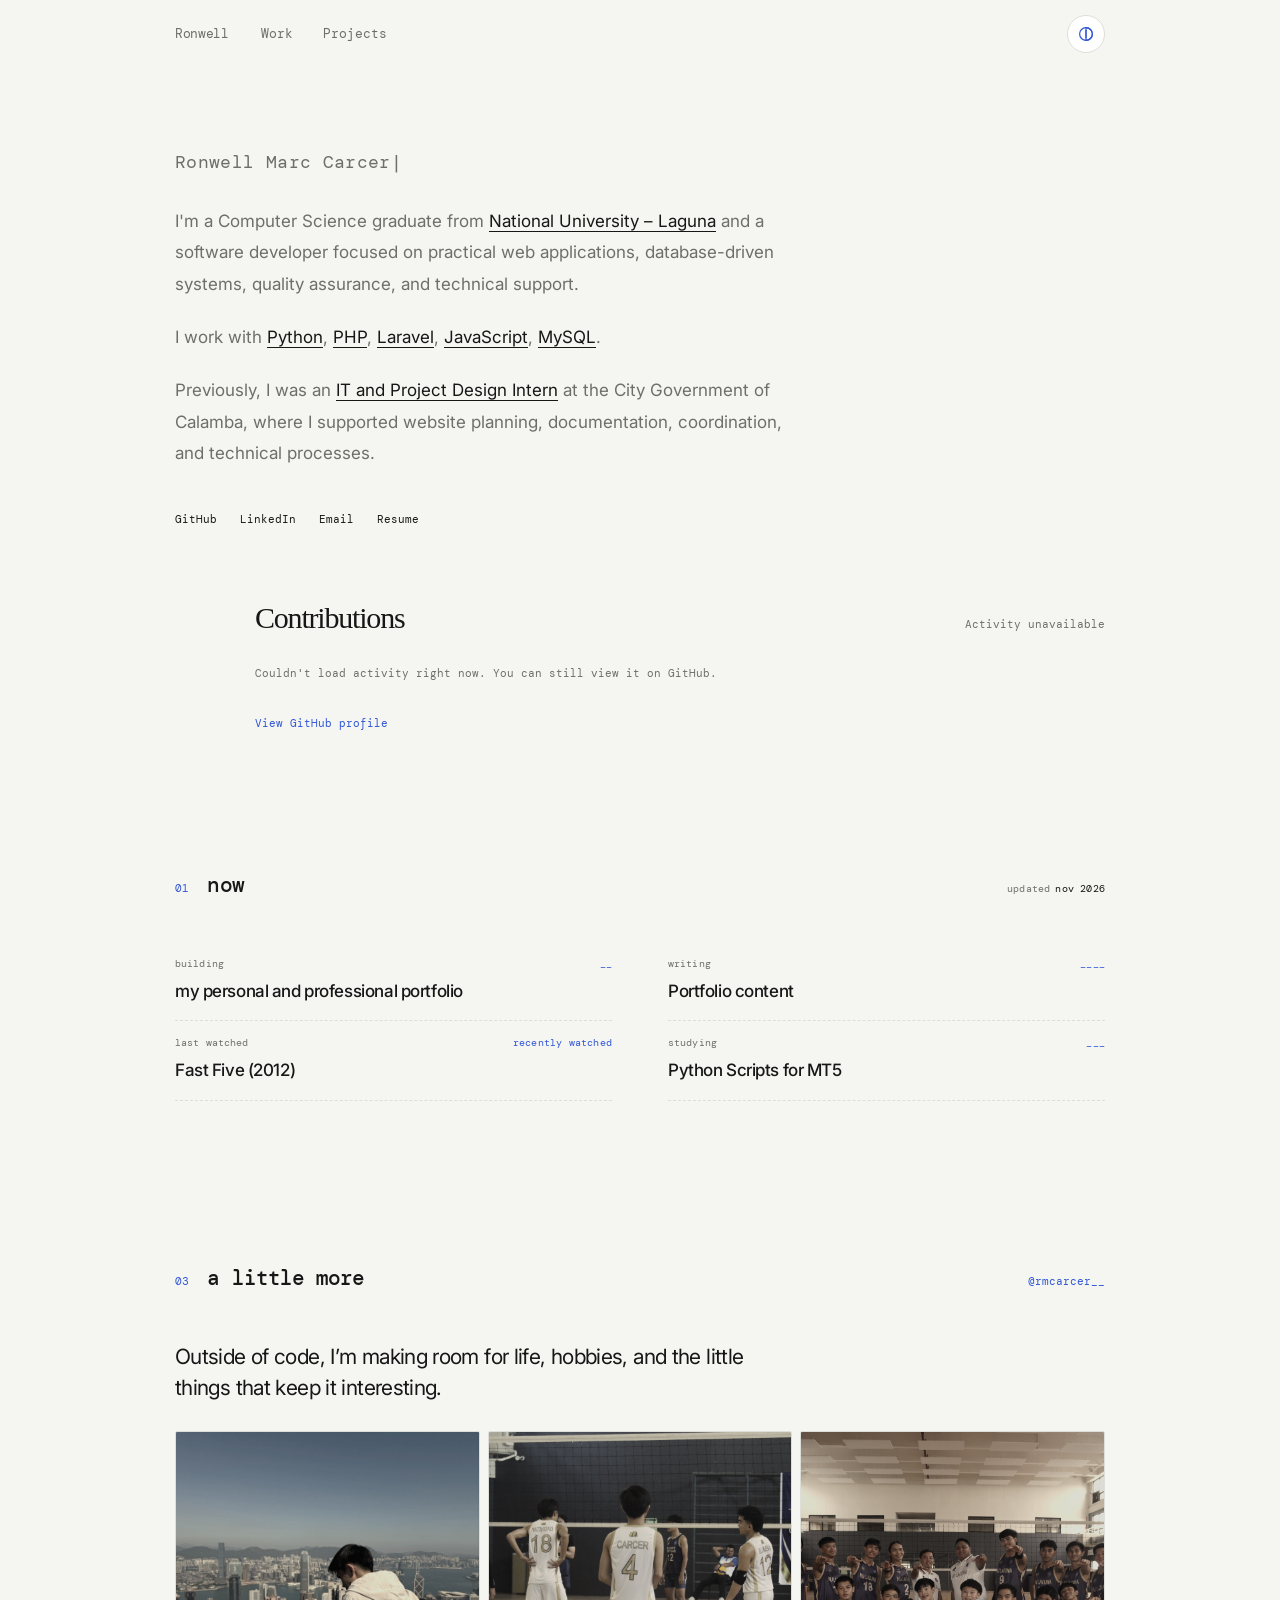
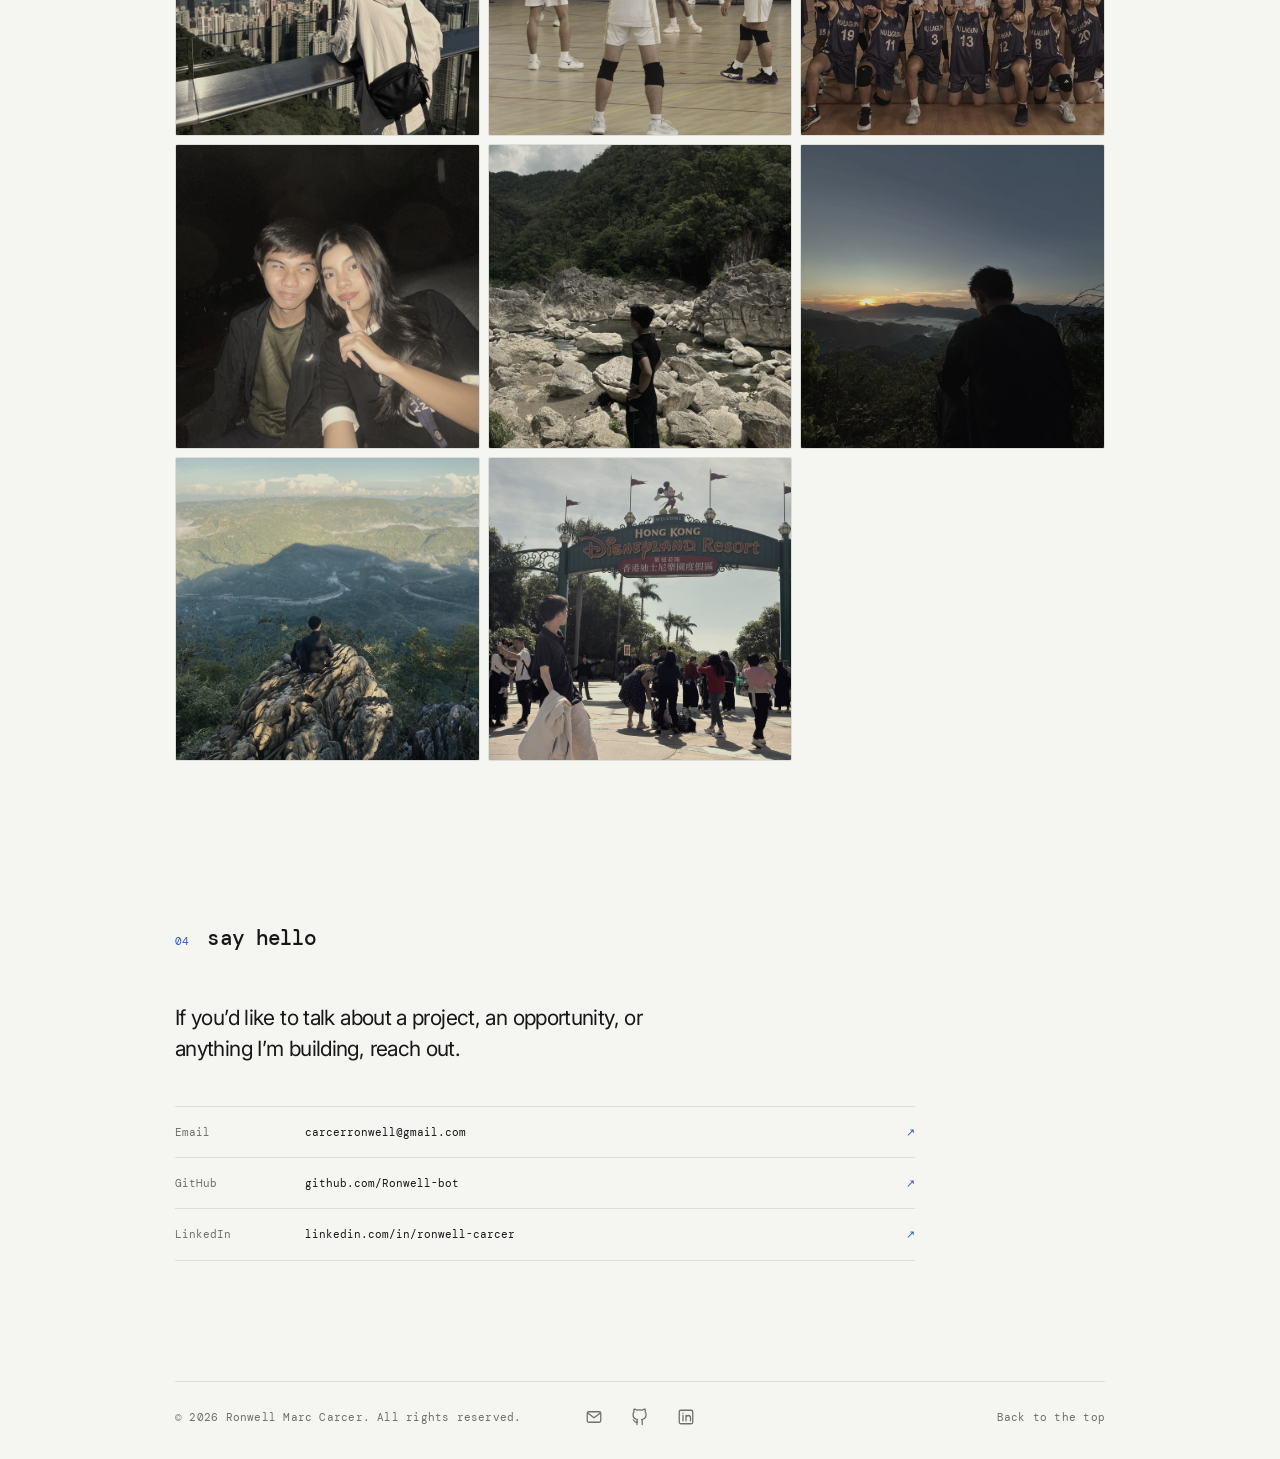
<file: index.html>
<!doctype html>
<html lang="en">
  <head>
    <meta charset="UTF-8" />
    <meta name="viewport" content="width=device-width, initial-scale=1.0" />
    <meta name="theme-color" content="#f5f5f2" />
    <meta
      name="description"
      content="Ronwell Marc Carcer — Computer Science graduate, software developer, and web developer."
    />
    <title>Ronwell Marc Carcer</title>
    <link rel="stylesheet" href="style.css" />
    <link rel="icon" href="assets/favicons/paper.png" type="image/png" />
  </head>
  <body data-theme="paper">
    <header class="site-header">
      <a class="site-name" href="#top">Ronwell</a>
      <nav class="site-nav" aria-label="Primary navigation">
        <a href="work.html">Work</a>
        <a href="projects.html">Projects</a>
      </nav>
      <div class="theme-switcher">
        <button
          class="theme-button"
          type="button"
          data-theme-toggle
          aria-label="Switch theme: Paper (next: Signal)"
          title="Theme: Paper"
        >
          <svg
            viewBox="0 0 24 24"
            fill="none"
            stroke="currentColor"
            stroke-width="1.6"
            stroke-linecap="round"
            stroke-linejoin="round"
            aria-hidden="true"
          >
            <circle cx="12" cy="12" r="8.5" />
            <path d="M12 3.5a8.5 8.5 0 0 1 0 17z" />
            <path d="M12 7v10" />
          </svg>
        </button>
      </div>
    </header>

    <main id="top" class="page-shell">
      <section class="intro-section" aria-labelledby="intro-title">
        <p class="small-label">
          Ronwell Marc Carcer<span class="typing-cursor" aria-hidden="true">|</span>
        </p>
        <div class="intro-copy" id="intro-copy"></div>
        <div
          class="social-links"
          id="social-links"
          aria-label="Social links"
        ></div>
      </section>

      <section
        class="contributions-section"
        aria-labelledby="contributions-title"
      >
        <div class="contributions-heading">
          <h2 id="contributions-title">Contributions</h2>
          <p id="contributions-total" aria-live="polite">Loading activity…</p>
        </div>
        <div class="contribution-scroll">
          <div class="contribution-calendar" id="contribution-calendar"></div>
        </div>
        <p class="contributions-link">
          <a href="https://github.com/Ronwell-bot" target="_blank" rel="noreferrer">
            View GitHub profile <span aria-hidden="true"></span> 
          </a>
        </p>
      </section>

      <section class="now-section" id="work" aria-labelledby="work-title">
        <div class="now-inner">
          <div class="now-heading">
            <div class="now-title">
              <span>01</span>
              <h2 id="work-title">now</h2>
            </div>
            <p class="now-meta">
              updated <time datetime="2026-11">Nov 2026</time>
            </p>
          </div>
          <div class="now-list" aria-label="Current status updates">
            <div class="now-item">
              <div class="now-item-meta">
                <span class="now-key">building</span>
                <a href="projects.html">__</a>
              </div>
              <span class="now-value"><a href="projects.html">my personal and professional portfolio</a></span>
            </div>
            <div class="now-item">
              <div class="now-item-meta">
                <span class="now-key">writing</span>
                <a href="#"> ____</a>
              </div>
              <span class="now-value"><a href="#">Portfolio content</a></span>
            </div>
            <div class="now-item">
              <div class="watch-history-meta">
                <span class="now-key">last watched</span>
                <button
                  class="watch-history-recent watch-history-trigger"
                  type="button"
                  data-watch-history-trigger
                  aria-haspopup="dialog"
                  aria-controls="watch-history-dialog"
                >
                  recently watched
                </button>
              </div>
              <span class="now-value" data-latest-watch-title>
                Hungergames: Mockingjay Part 2 (2015)
              </span>
            </div>
            <div class="now-item">
              <div class="now-item-meta">
                <span class="now-key">studying</span>
                <a href="#">___</a>
              </div>
              <span class="now-value">Python Scripts for MT5</span>
            </div>
          </div>
        </div>
      </section>

      <section
        class="content-section personal-section"
        id="personal"
        aria-labelledby="personal-title"
      >
        <div class="section-heading">
          <span>03</span>
          <h2 id="personal-title">a little more</h2>
          <a href="https://www.instagram.com/rmcarcer__/" class="personal-social" target="_blank" rel="noreferrer">
            <span>@rmcarcer__</span>
          </a>
        </div>

        <p class="now-lead personal-intro">
          Outside of code, I’m making room for life, hobbies, and the little
          things that keep it interesting.
        </p>

        <div class="personal-gallery" id="personal-gallery" aria-label="Personal photo gallery"></div>
      </section>

      <section
        class="content-section contact-section"
        aria-labelledby="contact-title"
      >
        <div class="section-heading">
          <span>04</span>
          <h2 id="contact-title">say hello</h2>
        </div>
        <p class="now-lead contact-lead">
          If you’d like to talk about a project, an opportunity, or anything I’m
          building, reach out.
        </p>
        <div class="contact-list" id="contact-list"></div>
      </section>
    </main>

    <dialog
      class="watch-history-dialog"
      id="watch-history-dialog"
      aria-labelledby="watch-history-title"
    >
      <div class="watch-modal-panel">
        <header class="watch-modal-header">
          <div class="watch-modal-heading">
            <div class="modal-title-row">
              <p class="modal-eyebrow" id="watch-history-title">Recently Watched</p>
              <span class="watch-count" id="watch-history-count"></span>
            </div>
          </div>
          <button
            class="modal-close"
            type="button"
            data-watch-history-close
            aria-label="Close watch history"
          >
            ×
          </button>
        </header>
        <ol
          class="watch-history-list"
          id="watch-history-list"
          aria-label="Watch history entries"
        ></ol>
        <footer class="watch-modal-footer">
          <span>last updated <time datetime="2026-11">Nov 2026</time></span>
        </footer>
      </div>
    </dialog>

    <footer class="site-footer">
      <p class="footer-copyright">
        © <span id="year"></span> Ronwell Marc Carcer. All rights reserved.
      </p>
      <nav class="footer-socials" aria-label="Social links">
        <a href="mailto:carcerronwell@gmail.com" aria-label="Email Ronwell">
          <svg viewBox="0 0 24 24" aria-hidden="true">
            <rect x="3" y="5" width="18" height="14" rx="2" />
            <path d="m4 7 8 6 8-6" />
          </svg>
        </a>
        <a
          href="https://github.com/Ronwell-bot"
          target="_blank"
          rel="noreferrer"
          aria-label="Ronwell on GitHub"
        >
          <svg viewBox="0 0 24 24" aria-hidden="true">
            <path
              d="M9 19c-4.3 1.4-4.3-2.5-6-3m12 6v-3.9a3.4 3.4 0 0 0-.9-2.7c3-.3 6.1-1.5 6.1-6.7a5.2 5.2 0 0 0-1.4-3.6 4.8 4.8 0 0 0-.1-3.6s-1.2-.4-3.8 1.4a13.2 13.2 0 0 0-6.9 0C5.4 1.1 4.2 1.5 4.2 1.5a4.8 4.8 0 0 0-.1 3.6 5.2 5.2 0 0 0-1.4 3.6c0 5.2 3.1 6.4 6.1 6.7a3.4 3.4 0 0 0-.9 2.7V22"
            />
          </svg>
        </a>
        <a
          href="https://www.linkedin.com/in/ronwell-carcer-b3aa28269/"
          target="_blank"
          rel="noreferrer"
          aria-label="Ronwell on LinkedIn"
        >
          <svg viewBox="0 0 24 24" aria-hidden="true">
            <rect x="3" y="3" width="18" height="18" rx="2" />
            <path d="M8 10v7m0-10v.01M12 17v-7m0 3a3 3 0 0 1 6 0v4" />
          </svg>
        </a>
      </nav>
      <a class="footer-back-to-top" href="#top">
        Back to the top <span aria-hidden="true"></span>
      </a>
    </footer>
    <script src="index.js" type="module"></script>
  </body>
</html>
</file>
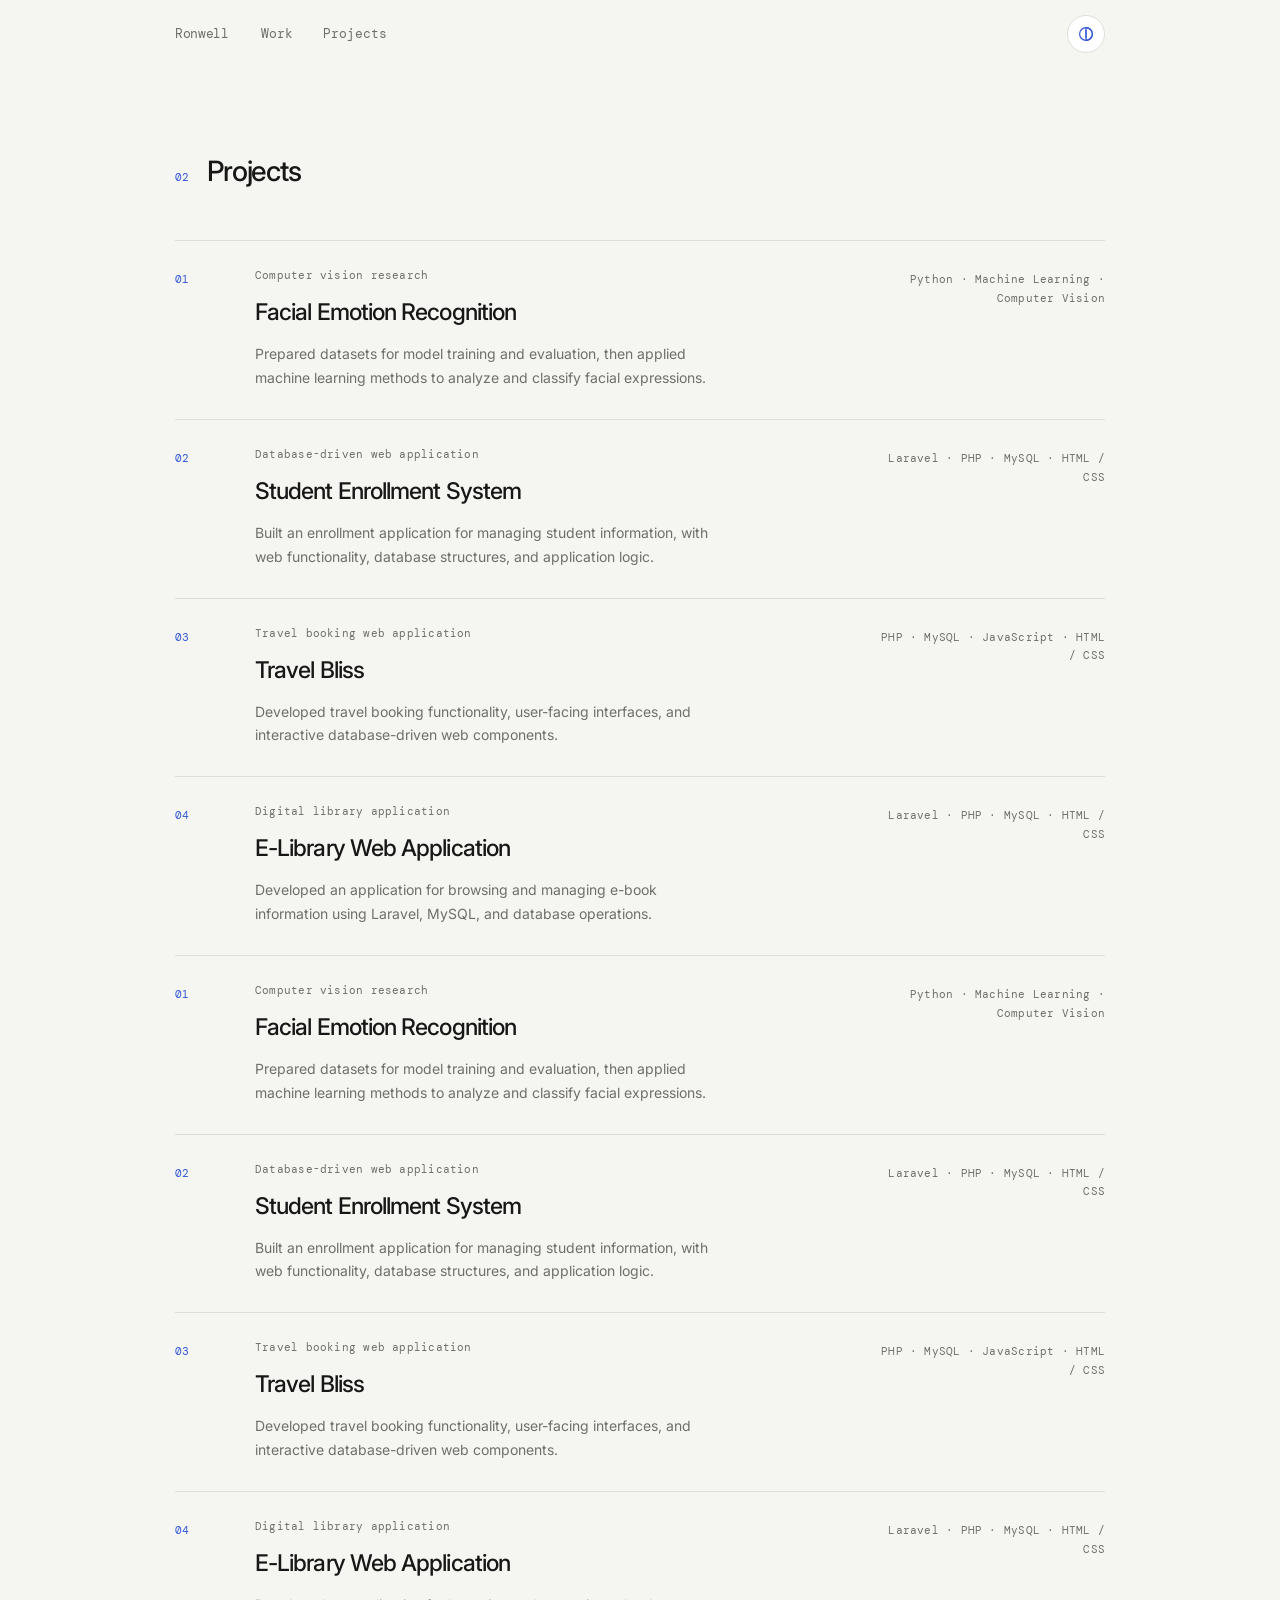
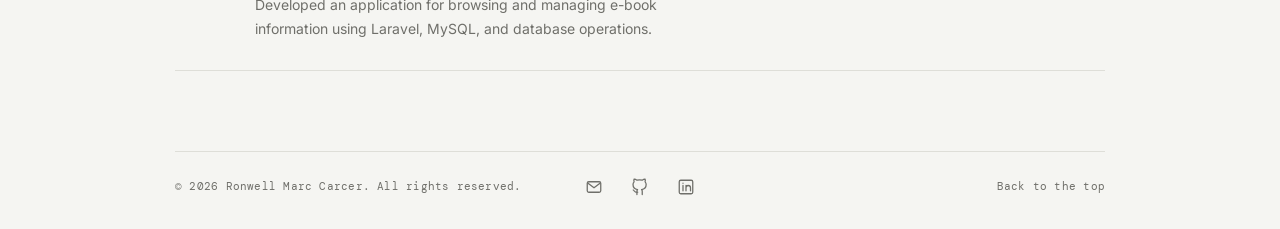
<file: projects.html>
<!doctype html>
<html lang="en">
  <head>
    <meta charset="UTF-8" />
    <meta name="viewport" content="width=device-width, initial-scale=1.0" />
    <meta name="theme-color" content="#f5f5f2" />
    <meta
      name="description"
      content="Projects by Ronwell Marc Carcer — computer science graduate and software developer."
    />
    <title>Projects | Ronwell Marc Carcer</title>
    <link rel="stylesheet" href="style.css" />
    <link rel="icon" href="assets/favicons/paper.png" type="image/png" />
  </head>
  <body data-theme="paper">
    <header class="site-header">
      <a class="site-name" href="index.html">Ronwell</a>
      <nav class="site-nav" aria-label="Primary navigation">
        <a href="work.html">Work</a>
        <a href="projects.html">Projects</a>
      </nav>
      <div class="theme-switcher">
        <button
          class="theme-button"
          type="button"
          data-theme-toggle
          aria-label="Switch theme: Paper (next: Signal)"
          title="Theme: Paper"
        >
          <svg
            viewBox="0 0 24 24"
            fill="none"
            stroke="currentColor"
            stroke-width="1.6"
            stroke-linecap="round"
            stroke-linejoin="round"
            aria-hidden="true"
          >
            <circle cx="12" cy="12" r="8.5" />
            <path d="M12 3.5a8.5 8.5 0 0 1 0 17z" />
            <path d="M12 7v10" />
          </svg>
        </button>
      </div>
    </header>

    <main class="page-shell" id="top">
      <section class="content-section" aria-labelledby="projects-title">
        <div class="section-heading">
          <span>02</span>
          <h2 id="projects-title">Projects</h2>
        </div>

        <div class="project-list" id="project-list">
          <article class="project-row">
            <span class="project-index">01</span>
            <div class="project-main">
              <p class="project-type">Computer vision research</p>
              <h3>Facial Emotion Recognition</h3>
              <p class="project-description">
                Prepared datasets for model training and evaluation, then applied
                machine learning methods to analyze and classify facial
                expressions.
              </p>
            </div>
            <p class="project-stack">Python · Machine Learning · Computer Vision</p>
          </article>

          <article class="project-row">
            <span class="project-index">02</span>
            <div class="project-main">
              <p class="project-type">Database-driven web application</p>
              <h3>Student Enrollment System</h3>
              <p class="project-description">
                Built an enrollment application for managing student information,
                with web functionality, database structures, and application
                logic.
              </p>
            </div>
            <p class="project-stack">Laravel · PHP · MySQL · HTML / CSS</p>
          </article>

          <article class="project-row">
            <span class="project-index">03</span>
            <div class="project-main">
              <p class="project-type">Travel booking web application</p>
              <h3>Travel Bliss</h3>
              <p class="project-description">
                Developed travel booking functionality, user-facing interfaces,
                and interactive database-driven web components.
              </p>
            </div>
            <p class="project-stack">PHP · MySQL · JavaScript · HTML / CSS</p>
          </article>

          <article class="project-row">
            <span class="project-index">04</span>
            <div class="project-main">
              <p class="project-type">Digital library application</p>
              <h3>E-Library Web Application</h3>
              <p class="project-description">
                Developed an application for browsing and managing e-book
                information using Laravel, MySQL, and database operations.
              </p>
            </div>
            <p class="project-stack">Laravel · PHP · MySQL · HTML / CSS</p>
          </article>
        </div>
      </section>
    </main>

    <footer class="site-footer">
      <p class="footer-copyright">
        © <span id="year"></span> Ronwell Marc Carcer. All rights reserved.
      </p>
      <nav class="footer-socials" aria-label="Social links">
        <a href="mailto:carcerronwell@gmail.com" aria-label="Email Ronwell">
          <svg viewBox="0 0 24 24" aria-hidden="true">
            <rect x="3" y="5" width="18" height="14" rx="2" />
            <path d="m4 7 8 6 8-6" />
          </svg>
        </a>
        <a
          href="https://github.com/Ronwell-bot"
          target="_blank"
          rel="noreferrer"
          aria-label="Ronwell on GitHub"
        >
          <svg viewBox="0 0 24 24" aria-hidden="true">
            <path
              d="M9 19c-4.3 1.4-4.3-2.5-6-3m12 6v-3.9a3.4 3.4 0 0 0-.9-2.7c3-.3 6.1-1.5 6.1-6.7a5.2 5.2 0 0 0-1.4-3.6 4.8 4.8 0 0 0-.1-3.6s-1.2-.4-3.8 1.4a13.2 13.2 0 0 0-6.9 0C5.4 1.1 4.2 1.5 4.2 1.5a4.8 4.8 0 0 0-.1 3.6 5.2 5.2 0 0 0-1.4 3.6c0 5.2 3.1 6.4 6.1 6.7a3.4 3.4 0 0 0-.9 2.7V22"
            />
          </svg>
        </a>
        <a
          href="https://www.linkedin.com/in/ronwell-carcer-b3aa28269/"
          target="_blank"
          rel="noreferrer"
          aria-label="Ronwell on LinkedIn"
        >
          <svg viewBox="0 0 24 24" aria-hidden="true">
            <rect x="3" y="3" width="18" height="18" rx="2" />
            <path d="M8 10v7m0-10v.01M12 17v-7m0 3a3 3 0 0 1 6 0v4" />
          </svg>
        </a>
      </nav>
      <a class="footer-back-to-top" href="#top">
        Back to the top <span aria-hidden="true"></span>
      </a>
    </footer>

    <script src="index.js" type="module"></script>
  </body>
</html>
</file>
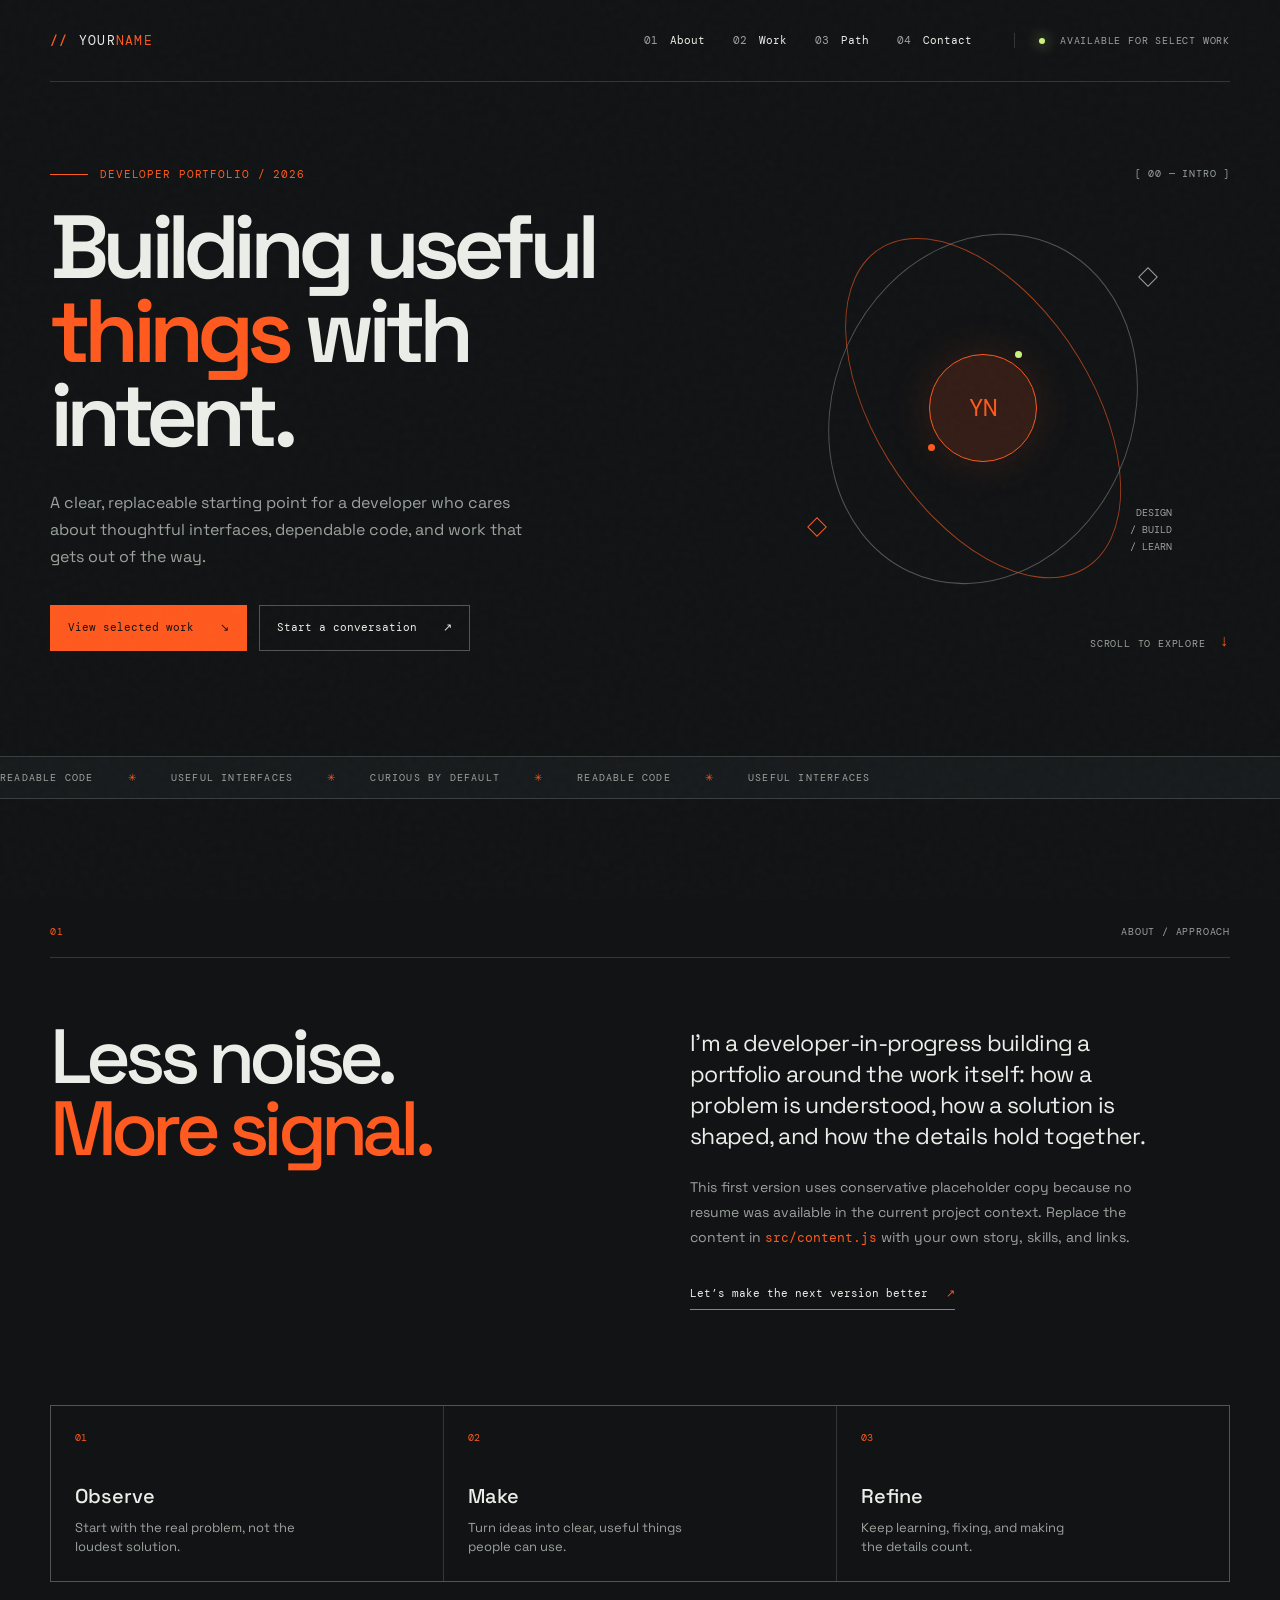
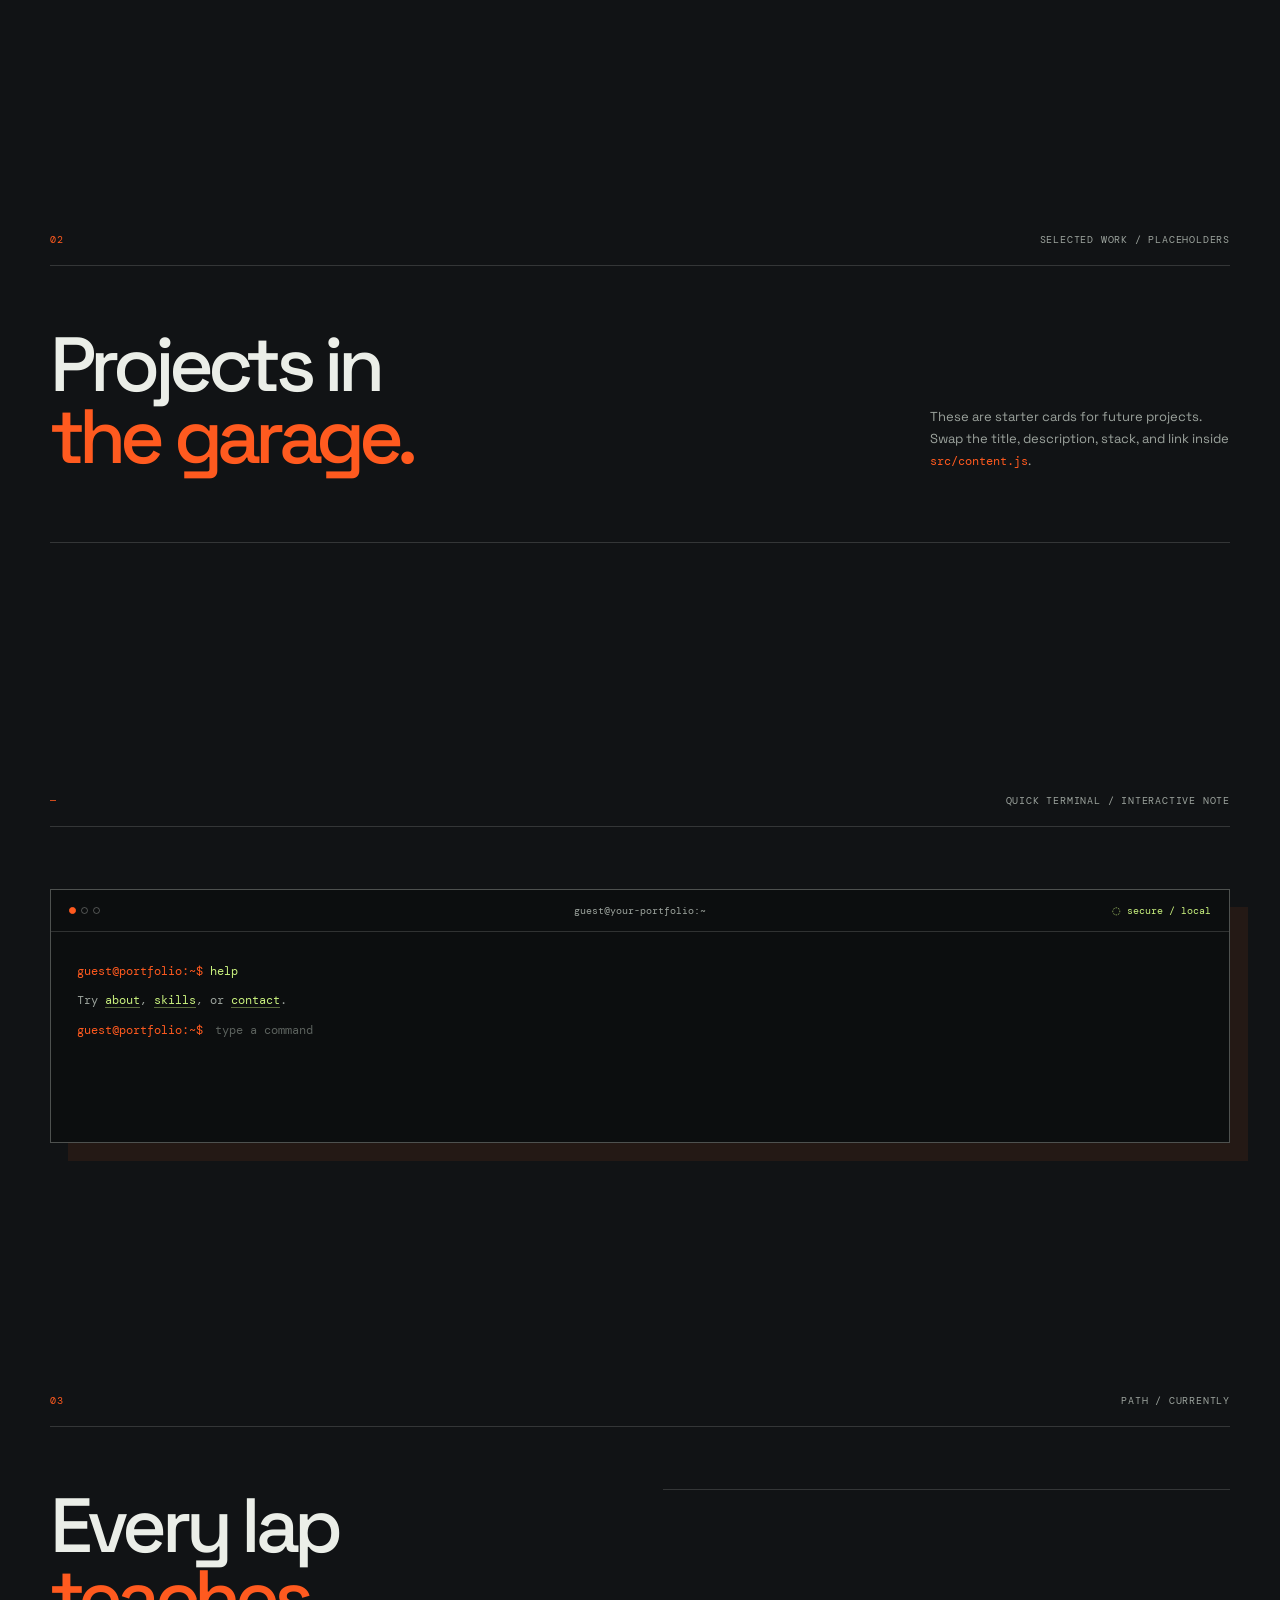
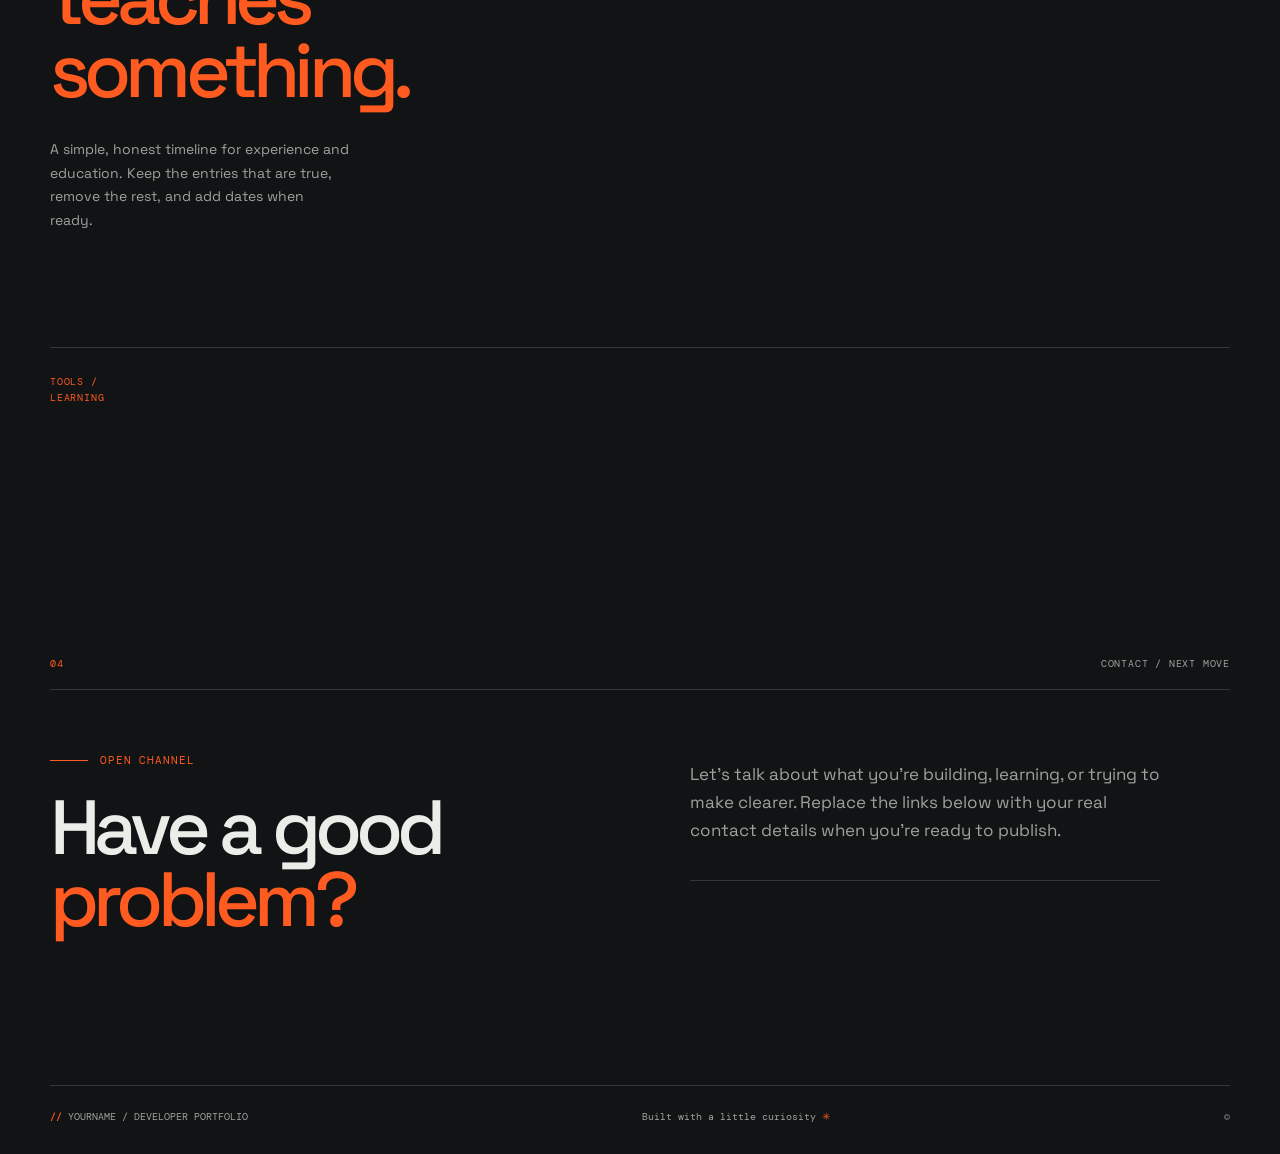
<file: template.html>
<!doctype html>
<html lang="en">
  <head>
    <meta charset="UTF-8" />
    <meta name="viewport" content="width=device-width, initial-scale=1.0" />
    <meta name="theme-color" content="#111315" />
    <meta name="description" content="A developer portfolio built with clear, maintainable code." />

    <style>
      @import url('https://fonts.googleapis.com/css2?family=DM+Mono:wght@400;500&family=Space+Grotesk:wght@400;500;600;700&display=swap');

:root {
  --bg: #111315;
  --bg-soft: #181b1d;
  --panel: #1d2123;
  --line: rgba(232, 235, 229, 0.16);
  --line-strong: rgba(232, 235, 229, 0.3);
  --text: #ebeee8;
  --muted: #9ca39d;
  --orange: #ff5a1f;
  --orange-soft: rgba(255, 90, 31, 0.14);
  --lime: #c9f17e;
  --mono: 'DM Mono', 'Courier New', monospace;
  --sans: 'Space Grotesk', Arial, sans-serif;
  --shell: min(1180px, calc(100% - 64px));
}

* { box-sizing: border-box; }
html { scroll-behavior: smooth; }
body { margin: 0; background: var(--bg); color: var(--text); font-family: var(--sans); line-height: 1.5; overflow-x: hidden; }
a { color: inherit; text-decoration: none; }
button, input { font: inherit; }
::selection { background: var(--orange); color: var(--bg); }
.site-noise { position: fixed; inset: 0; opacity: 0.035; pointer-events: none; z-index: 10; background-image: url("data:image/svg+xml,%3Csvg viewBox='0 0 160 160' xmlns='http://www.w3.org/2000/svg'%3E%3Cfilter id='n'%3E%3CfeTurbulence type='fractalNoise' baseFrequency='.8' numOctaves='3' stitchTiles='stitch'/%3E%3C/filter%3E%3Crect width='100%25' height='100%25' filter='url(%23n)' opacity='.6'/%3E%3C/svg%3E"); }
.site-header { width: var(--shell); margin: 0 auto; min-height: 82px; display: flex; align-items: center; gap: 42px; border-bottom: 1px solid var(--line); position: relative; z-index: 20; }
.wordmark { display: inline-flex; align-items: center; gap: 10px; font-family: var(--mono); font-size: 13px; letter-spacing: 0.1em; white-space: nowrap; }
.wordmark-mark { color: var(--orange); font-weight: 500; }
.wordmark-accent { color: var(--orange); }
.site-nav { display: flex; align-items: center; gap: 28px; margin-left: auto; font-family: var(--mono); font-size: 11px; color: var(--muted); }
.site-nav a { transition: color 180ms ease; }
.site-nav a:hover, .site-nav a:focus-visible { color: var(--orange); }
.site-nav a span { color: var(--text); margin-left: 5px; }
.header-status { font-family: var(--mono); font-size: 10px; color: var(--muted); padding-left: 24px; border-left: 1px solid var(--line); white-space: nowrap; }
.status-dot { display: inline-block; width: 6px; height: 6px; margin-right: 8px; border-radius: 50%; background: var(--lime); box-shadow: 0 0 14px var(--lime); }
.menu-toggle { display: none; color: var(--text); background: none; border: 0; cursor: pointer; align-items: center; gap: 10px; font-family: var(--mono); font-size: 11px; }
.menu-toggle-bars { display: inline-flex; flex-direction: column; gap: 4px; }
.menu-toggle-bars i { width: 18px; height: 1px; background: var(--text); display: block; }
.section-shell { width: var(--shell); margin: 0 auto; }
.hero { min-height: 650px; display: grid; grid-template-columns: 1.1fr 0.9fr; gap: 80px; align-items: center; padding: 84px 0 105px; }
.eyebrow, .section-label, .hero-index, .hero-aside-foot, .project-card-top, .timeline-date, .skills-title, .header-status { font-family: var(--mono); text-transform: uppercase; letter-spacing: 0.08em; }
.eyebrow { display: flex; align-items: center; gap: 12px; color: var(--orange); font-size: 11px; margin: 0 0 22px; }
.eyebrow-line { width: 38px; height: 1px; background: var(--orange); display: inline-block; }
h1, h2, h3, p { margin-top: 0; }
h1 { max-width: 750px; font-size: clamp(54px, 7vw, 102px); line-height: 0.94; letter-spacing: -0.075em; margin-bottom: 32px; font-weight: 600; }
h1 em, h2 span, .contact-section h2 em { color: var(--orange); font-style: normal; }
.hero-intro { max-width: 500px; color: var(--muted); font-size: 16px; line-height: 1.7; margin-bottom: 34px; }
.hero-actions { display: flex; gap: 12px; flex-wrap: wrap; }
.button { min-height: 46px; display: inline-flex; align-items: center; gap: 26px; padding: 0 17px; border: 1px solid var(--line-strong); font-family: var(--mono); font-size: 11px; transition: background 180ms ease, color 180ms ease, border-color 180ms ease, transform 180ms ease; }
.button:hover, .button:focus-visible { transform: translateY(-2px); }
.button-primary { background: var(--orange); border-color: var(--orange); color: var(--bg); }
.button-primary:hover, .button-primary:focus-visible { background: var(--lime); border-color: var(--lime); }
.button-ghost:hover, .button-ghost:focus-visible { border-color: var(--orange); color: var(--orange); }
.hero-aside { height: 100%; min-height: 460px; display: flex; flex-direction: column; justify-content: space-between; }
.hero-index { color: var(--muted); font-size: 10px; text-align: right; }
.hero-orbit { position: relative; width: min(100%, 420px); aspect-ratio: 1; margin: auto; }
.orbit-ring { position: absolute; inset: 11%; border: 1px solid var(--line-strong); border-radius: 50%; transform: rotate(-25deg) skewX(-10deg); }
.orbit-ring-two { inset: 24% 5%; transform: rotate(52deg) skewX(10deg); border-color: var(--orange); opacity: 0.6; }
.orbit-core { position: absolute; width: 108px; height: 108px; inset: 0; margin: auto; border: 1px solid var(--orange); border-radius: 50%; display: grid; place-items: center; background: var(--orange-soft); color: var(--orange); font-family: var(--mono); font-size: 24px; box-shadow: 0 0 48px rgba(255, 90, 31, 0.14); }
.orbit-core::before, .orbit-core::after { content: ''; position: absolute; width: 7px; height: 7px; background: var(--lime); border-radius: 50%; }
.orbit-core::before { top: -4px; right: 14px; }.orbit-core::after { bottom: 10px; left: -2px; background: var(--orange); }
.orbit-cross { position: absolute; width: 14px; height: 14px; border: 1px solid var(--muted); transform: rotate(45deg); }
.cross-one { top: 17%; right: 9%; }.cross-two { left: 9%; bottom: 20%; border-color: var(--orange); }
.orbit-caption { position: absolute; right: 5%; bottom: 15%; font-family: var(--mono); color: var(--muted); font-size: 10px; line-height: 1.7; text-align: right; }
.hero-aside-foot { display: flex; justify-content: flex-end; gap: 14px; color: var(--muted); font-size: 10px; }.scroll-arrow { color: var(--orange); font-size: 16px; line-height: 10px; }
.ticker { border-top: 1px solid var(--line); border-bottom: 1px solid var(--line); overflow: hidden; white-space: nowrap; background: var(--bg-soft); }
.ticker-track { width: max-content; display: flex; align-items: center; gap: 34px; padding: 13px 0; color: var(--muted); font-family: var(--mono); font-size: 10px; letter-spacing: 0.12em; animation: crawl 28s linear infinite; }.ticker b { color: var(--orange); font-weight: 400; }
@keyframes crawl { to { transform: translateX(-25%); } }
.about-section, .work-section, .terminal-section, .path-section, .contact-section { padding: 125px 0; }
.section-label { display: flex; justify-content: space-between; color: var(--muted); font-size: 10px; padding-bottom: 18px; border-bottom: 1px solid var(--line); margin-bottom: 62px; }.section-label span:first-child { color: var(--orange); }
.about-grid { display: grid; grid-template-columns: 1fr 1fr; gap: 100px; }.about-section h2, .section-heading-row h2, .path-section h2, .contact-section h2 { font-size: clamp(48px, 6vw, 86px); line-height: 0.94; letter-spacing: -0.075em; font-weight: 500; margin: 0; }.about-copy { padding-top: 8px; max-width: 480px; }.lead-copy { color: var(--text); font-size: 23px; line-height: 1.35; letter-spacing: -0.03em; }.about-copy p:not(.lead-copy) { color: var(--muted); font-size: 14px; line-height: 1.8; margin-bottom: 30px; }code { color: var(--orange); font-family: var(--mono); font-size: 0.9em; }
.text-link { display: inline-flex; align-items: center; gap: 18px; border-bottom: 1px solid var(--orange); padding-bottom: 7px; font-family: var(--mono); font-size: 11px; color: var(--text); transition: color 180ms ease; }.text-link span { color: var(--orange); }.text-link:hover { color: var(--orange); }
.signal-row { display: grid; grid-template-columns: repeat(3, 1fr); gap: 1px; margin-top: 95px; background: var(--line); border: 1px solid var(--line); }.signal-card { background: var(--bg); padding: 24px; min-height: 175px; display: flex; flex-direction: column; }.signal-number { color: var(--orange); font-family: var(--mono); font-size: 10px; margin-bottom: auto; }.signal-card strong { font-size: 20px; font-weight: 500; margin-bottom: 7px; }.signal-card p { color: var(--muted); font-size: 13px; margin: 0; max-width: 220px; }
.section-heading-row { display: flex; justify-content: space-between; align-items: end; gap: 50px; margin-bottom: 70px; }.section-heading-row p { color: var(--muted); max-width: 300px; font-size: 13px; line-height: 1.7; margin: 0; }.project-list { border-top: 1px solid var(--line); }.project-card { padding: 25px 0 28px; border-bottom: 1px solid var(--line); transition: padding 220ms ease, background 220ms ease; }.project-card:hover { padding-left: 22px; padding-right: 22px; background: var(--orange-soft); }.project-card-top, .project-card-bottom { display: flex; justify-content: space-between; align-items: center; color: var(--muted); font-size: 10px; }.project-status { color: var(--lime); }.project-card-main { display: flex; justify-content: space-between; align-items: center; gap: 30px; margin: 38px 0 32px; }.project-card h3 { font-size: clamp(28px, 4vw, 52px); font-weight: 500; letter-spacing: -0.055em; margin-bottom: 12px; }.project-card-main p { color: var(--muted); max-width: 570px; font-size: 14px; margin: 0; }.project-arrow { font-size: 40px; line-height: 1; color: var(--orange); transition: transform 180ms ease; }.project-card:hover .project-arrow { transform: translate(5px, -5px); }.stack-list { display: flex; gap: 8px; flex-wrap: wrap; }.stack-list span { padding: 5px 9px; border: 1px solid var(--line-strong); color: var(--muted); font-family: var(--mono); font-size: 10px; }
.terminal-window { border: 1px solid var(--line-strong); background: #0c0e0f; box-shadow: 18px 18px 0 rgba(255, 90, 31, 0.08); }.terminal-topbar { display: grid; grid-template-columns: 1fr auto 1fr; align-items: center; padding: 13px 18px; border-bottom: 1px solid var(--line); color: var(--muted); font-family: var(--mono); font-size: 10px; }.terminal-lights { display: flex; gap: 5px; }.terminal-lights i { width: 7px; height: 7px; border: 1px solid var(--line-strong); border-radius: 50%; }.terminal-lights i:first-child { background: var(--orange); border-color: var(--orange); }.terminal-lock { text-align: right; color: var(--lime); }.terminal-body { padding: 30px 26px 24px; min-height: 210px; font-family: var(--mono); font-size: 12px; }.terminal-output { max-height: 120px; overflow: auto; scrollbar-width: thin; }.terminal-output p { margin-bottom: 11px; }.terminal-prompt, .terminal-command { color: var(--orange); }.terminal-command { color: var(--lime); }.terminal-muted { color: var(--muted); }.terminal-command-button { color: var(--lime); background: none; border: 0; padding: 0; cursor: pointer; text-decoration: underline; text-decoration-color: rgba(201, 241, 126, 0.4); text-underline-offset: 3px; }.terminal-form { display: flex; gap: 10px; align-items: center; }.terminal-form input { flex: 1; color: var(--text); background: none; border: 0; outline: none; font-family: var(--mono); font-size: 12px; }.terminal-form input::placeholder { color: #5c625e; }
.path-grid { display: grid; grid-template-columns: 0.95fr 1.05fr; gap: 100px; }.path-intro { color: var(--muted); max-width: 300px; margin-top: 32px; font-size: 14px; line-height: 1.7; }.timeline { border-top: 1px solid var(--line); }.timeline-item { display: grid; grid-template-columns: 50px 100px 1fr; gap: 18px; padding: 22px 0; border-bottom: 1px solid var(--line); align-items: start; }.timeline-marker { width: 9px; height: 9px; border: 1px solid var(--orange); margin-top: 6px; transform: rotate(45deg); }.timeline-item:first-child .timeline-marker { background: var(--orange); box-shadow: 0 0 12px var(--orange); }.timeline-date { color: var(--orange); font-size: 10px; padding-top: 1px; }.timeline-item h3 { margin-bottom: 6px; font-size: 18px; font-weight: 500; }.timeline-item p { color: var(--muted); margin: 0; font-size: 13px; }.skills-strip { display: grid; grid-template-columns: 0.95fr 2.05fr; gap: 100px; margin-top: 100px; padding-top: 26px; border-top: 1px solid var(--line); }.skills-title { color: var(--orange); font-size: 10px; line-height: 1.6; }.skills-list { display: flex; flex-wrap: wrap; gap: 8px; }.skills-list span { border: 1px solid var(--line-strong); padding: 11px 13px; font-family: var(--mono); font-size: 11px; color: var(--muted); }.skills-list b { color: var(--orange); font-weight: 400; margin-right: 10px; }
.contact-section { padding-bottom: 150px; }.contact-grid { display: grid; grid-template-columns: 1fr 1fr; gap: 100px; }.contact-copy { padding-top: 8px; max-width: 470px; }.contact-copy > p { color: var(--muted); font-size: 17px; line-height: 1.65; margin-bottom: 36px; }.contact-links { border-top: 1px solid var(--line); }.contact-link { display: grid; grid-template-columns: 90px 1fr 20px; gap: 20px; align-items: center; padding: 17px 0; border-bottom: 1px solid var(--line); font-family: var(--mono); font-size: 11px; }.contact-link span:first-child { color: var(--orange); }.contact-link strong { font-weight: 400; color: var(--text); }.contact-arrow { text-align: right; color: var(--orange); }.contact-link:hover strong { color: var(--lime); }
.site-footer { width: var(--shell); margin: 0 auto; padding: 23px 0 30px; border-top: 1px solid var(--line); display: flex; justify-content: space-between; gap: 20px; color: var(--muted); font-family: var(--mono); font-size: 10px; }.footer-star { color: var(--orange); }.sr-only { position: absolute; width: 1px; height: 1px; padding: 0; margin: -1px; overflow: hidden; clip: rect(0,0,0,0); white-space: nowrap; border: 0; }
@media (max-width: 800px) { :root { --shell: min(100% - 36px, 620px); }.site-header { min-height: 72px; gap: 0; justify-content: space-between; }.menu-toggle { display: inline-flex; }.site-nav { position: absolute; top: 70px; left: 0; right: 0; margin: 0; display: none; padding: 18px; flex-direction: column; align-items: stretch; gap: 0; border: 1px solid var(--line-strong); background: var(--panel); }.site-nav.is-open { display: flex; }.site-nav a { padding: 12px 0; border-bottom: 1px solid var(--line); }.site-nav a:last-child { border: 0; }.header-status { display: none; }.hero { grid-template-columns: 1fr; gap: 35px; padding: 66px 0 85px; min-height: auto; }.hero-aside { min-height: 390px; }.hero-index { text-align: left; }.hero-aside-foot { justify-content: flex-start; }.about-section, .work-section, .terminal-section, .path-section, .contact-section { padding: 86px 0; }.about-grid, .path-grid, .contact-grid { grid-template-columns: 1fr; gap: 44px; }.section-label { margin-bottom: 42px; }.signal-row { grid-template-columns: 1fr; margin-top: 58px; }.signal-card { min-height: 140px; }.section-heading-row { display: block; margin-bottom: 48px; }.section-heading-row p { margin-top: 25px; }.project-card:hover { padding-left: 0; padding-right: 0; background: transparent; }.project-card-main { margin: 25px 0; }.project-card-bottom { display: block; }.project-card-bottom .text-link { margin-top: 22px; }.skills-strip { grid-template-columns: 1fr; gap: 26px; margin-top: 65px; }.site-footer { display: grid; grid-template-columns: 1fr 1fr; }.site-footer > div:last-child { text-align: right; }.site-footer > div:nth-child(2) { grid-column: 1 / -1; grid-row: 2; }.terminal-topbar { grid-template-columns: 1fr auto; }.terminal-topbar > span:nth-child(2) { display: none; } }
@media (prefers-reduced-motion: reduce) { *, *::before, *::after { scroll-behavior: auto !important; animation-duration: 0.01ms !important; transition-duration: 0.01ms !important; } }

    </style>
    <title>Developer Portfolio — Gridfolio</title>
  </head>
  <body>
    <div class="site-noise" aria-hidden="true"></div>
    <header class="site-header">
      <a class="wordmark" href="#top" aria-label="Back to the top of the portfolio">
        <span class="wordmark-mark">//</span>
        <span>YOUR<span class="wordmark-accent">NAME</span></span>
      </a>
      <button class="menu-toggle" type="button" aria-expanded="false" aria-controls="site-nav">
        <span>Menu</span>
        <span class="menu-toggle-bars" aria-hidden="true"><i></i><i></i></span>
      </button>
      <nav class="site-nav" id="site-nav" aria-label="Primary navigation">
        <a href="#about">01 <span>About</span></a>
        <a href="#work">02 <span>Work</span></a>
        <a href="#path">03 <span>Path</span></a>
        <a href="#contact">04 <span>Contact</span></a>
      </nav>
      <div class="header-status"><span class="status-dot"></span> Available for select work</div>
    </header>

    <main id="top">
      <section class="hero section-shell">
        <div class="hero-copy">
          <p class="eyebrow"><span class="eyebrow-line"></span> Developer portfolio / 2026</p>
          <h1>Building useful<br /><em>things</em> with intent.</h1>
          <p class="hero-intro">A clear, replaceable starting point for a developer who cares about thoughtful interfaces, dependable code, and work that gets out of the way.</p>
          <div class="hero-actions">
            <a class="button button-primary" href="#work">View selected work <span>↘</span></a>
            <a class="button button-ghost" href="#contact">Start a conversation <span>↗</span></a>
          </div>
        </div>
        <div class="hero-aside">
          <div class="hero-index">[ 00 — INTRO ]</div>
          <div class="hero-orbit" aria-hidden="true">
            <div class="orbit-ring orbit-ring-one"></div>
            <div class="orbit-ring orbit-ring-two"></div>
            <div class="orbit-cross cross-one"></div>
            <div class="orbit-cross cross-two"></div>
            <div class="orbit-core"><span>YN</span></div>
            <div class="orbit-caption">DESIGN<br />/ BUILD<br />/ LEARN</div>
          </div>
          <div class="hero-aside-foot"><span>SCROLL TO EXPLORE</span><span class="scroll-arrow">↓</span></div>
        </div>
      </section>

      <section class="ticker" aria-label="Portfolio principles">
        <div class="ticker-track"><span>READABLE CODE</span><b>✳</b><span>USEFUL INTERFACES</span><b>✳</b><span>CURIOUS BY DEFAULT</span><b>✳</b><span>READABLE CODE</span><b>✳</b><span>USEFUL INTERFACES</span></div>
      </section>

      <section class="section-shell about-section" id="about">
        <div class="section-label"><span>01</span><span>ABOUT / APPROACH</span></div>
        <div class="about-grid">
          <div>
            <h2>Less noise.<br /><span>More signal.</span></h2>
          </div>
          <div class="about-copy">
            <p class="lead-copy">I’m a developer-in-progress building a portfolio around the work itself: how a problem is understood, how a solution is shaped, and how the details hold together.</p>
            <p>This first version uses conservative placeholder copy because no resume was available in the current project context. Replace the content in <code>src/content.js</code> with your own story, skills, and links.</p>
            <a class="text-link" href="#contact">Let’s make the next version better <span>↗</span></a>
          </div>
        </div>
        <div class="signal-row" aria-label="Working principles">
          <div class="signal-card"><span class="signal-number">01</span><strong>Observe</strong><p>Start with the real problem, not the loudest solution.</p></div>
          <div class="signal-card"><span class="signal-number">02</span><strong>Make</strong><p>Turn ideas into clear, useful things people can use.</p></div>
          <div class="signal-card"><span class="signal-number">03</span><strong>Refine</strong><p>Keep learning, fixing, and making the details count.</p></div>
        </div>
      </section>

      <section class="section-shell work-section" id="work">
        <div class="section-label"><span>02</span><span>SELECTED WORK / PLACEHOLDERS</span></div>
        <div class="section-heading-row"><h2>Projects in<br /><span>the garage.</span></h2><p>These are starter cards for future projects. Swap the title, description, stack, and link inside <code>src/content.js</code>.</p></div>
        <div class="project-list" id="project-list"></div>
      </section>

      <section class="section-shell terminal-section">
        <div class="section-label"><span>—</span><span>QUICK TERMINAL / INTERACTIVE NOTE</span></div>
        <div class="terminal-window">
          <div class="terminal-topbar"><span class="terminal-lights"><i></i><i></i><i></i></span><span>guest@your-portfolio:~</span><span class="terminal-lock">◌ secure / local</span></div>
          <div class="terminal-body">
            <div class="terminal-output" id="terminal-output" aria-live="polite">
              <p><span class="terminal-prompt">guest@portfolio:~$</span> <span class="terminal-command">help</span></p>
              <p class="terminal-muted">Try <button class="terminal-command-button" data-command="about">about</button>, <button class="terminal-command-button" data-command="skills">skills</button>, or <button class="terminal-command-button" data-command="contact">contact</button>.</p>
            </div>
            <form class="terminal-form" id="terminal-form">
              <label class="sr-only" for="terminal-input">Type a terminal command</label>
              <span class="terminal-prompt">guest@portfolio:~$</span>
              <input id="terminal-input" name="command" autocomplete="off" placeholder="type a command" />
            </form>
          </div>
        </div>
      </section>

      <section class="section-shell path-section" id="path">
        <div class="section-label"><span>03</span><span>PATH / CURRENTLY</span></div>
        <div class="path-grid">
          <div><h2>Every lap<br /><span>teaches something.</span></h2><p class="path-intro">A simple, honest timeline for experience and education. Keep the entries that are true, remove the rest, and add dates when ready.</p></div>
          <div class="timeline" id="timeline"></div>
        </div>
        <div class="skills-strip"><div class="skills-title">TOOLS /<br />LEARNING</div><div class="skills-list" id="skills-list"></div></div>
      </section>

      <section class="section-shell contact-section" id="contact">
        <div class="section-label"><span>04</span><span>CONTACT / NEXT MOVE</span></div>
        <div class="contact-grid">
          <div><p class="eyebrow"><span class="eyebrow-line"></span> Open channel</p><h2>Have a good<br /><em>problem?</em></h2></div>
          <div class="contact-copy"><p>Let’s talk about what you’re building, learning, or trying to make clearer. Replace the links below with your real contact details when you’re ready to publish.</p><div class="contact-links" id="contact-links"></div></div>
        </div>
      </section>
    </main>

    <footer class="site-footer"><div><span class="wordmark-mark">//</span> YOURNAME / DEVELOPER PORTFOLIO</div><div>Built with a little curiosity <span class="footer-star">✳</span></div><div>© <span id="year"></span></div></footer>
    <script>

      // Portfolio content sourced from Carcer_Ronwell_SoftwareDev.pdf.
// Update this file whenever your resume, links, or project details change.

export const portfolio = {
  projects: [
    {
      number: "01",
      label: "RESEARCH / COMPUTER VISION",
      title: "Facial Emotion Recognition",
      description: "Computer vision research using prepared datasets, machine learning methods, and model evaluation to analyze and classify facial expressions.",
      stack: ["Python", "Machine Learning", "Computer Vision"],
      link: "#contact",
      linkLabel: "Ask for details"
    },
    {
      number: "02",
      label: "WEB APP / ENROLLMENT",
      title: "Student Enrollment System",
      description: "A database-driven enrollment application for managing student information, with web functionality, database structures, and application logic.",
      stack: ["Laravel", "PHP", "MySQL", "HTML / CSS"],
      link: "#contact",
      linkLabel: "Ask for details"
    },
    {
      number: "03",
      label: "WEB APP / BOOKING",
      title: "Travel Bliss",
      description: "A travel booking web application with user-facing interfaces, booking functionality, and interactive database-driven components.",
      stack: ["PHP", "MySQL", "JavaScript", "HTML / CSS"],
      link: "#contact",
      linkLabel: "Ask for details"
    },
    {
      number: "04",
      label: "WEB APP / DIGITAL LIBRARY",
      title: "E-Library Web Application",
      description: "A digital library application for browsing and managing e-book information using Laravel, MySQL, and database operations.",
      stack: ["Laravel", "PHP", "MySQL", "HTML / CSS"],
      link: "#contact",
      linkLabel: "Ask for details"
    }
  ],
  timeline: [
    { date: "DEC 25 — FEB 26", title: "IT / Project Design Intern", detail: "City Government of Calamba — supported project documentation, website planning, coordination, and technical and administrative processes." },
    { date: "2023 — 2026", title: "Bachelor of Science in Computer Science", detail: "National University – Laguna. Relevant areas include software development, web development, database systems, machine learning, and computer vision." },
    { date: "2022 — 2023", title: "Bachelor of Science in Computer Science", detail: "Far Eastern University – Alabang." }
  ],
  skills: ["Python", "PHP", "Java", "JavaScript", "SQL", "HTML / CSS", "Laravel", "MySQL", "Git / GitHub", "Functional testing", "Debugging", "Technical documentation", "Visual Studio Code", "Microsoft Office"],
  contact: [
    { label: "Email", value: "carcerronwell@gmail.com", href: "mailto:carcerronwell@gmail.com" },
    { label: "Phone", value: "+63 998 480 1058", href: "tel:+639984801058" },
    { label: "LinkedIn", value: "linkedin.com/in/ronwell-carcer", href: "https://linkedin.com/in/ronwell-carcer" },
    { label: "GitHub", value: "github.com/Ronwell-bot", href: "https://github.com/Ronwell-bot" },
    { label: "Resume", value: "View / download resume", href: "/Ronwell-Marc-Carcer-Resume.pdf" }
  ]
};


    </script>
  </body>
</html>
</file>
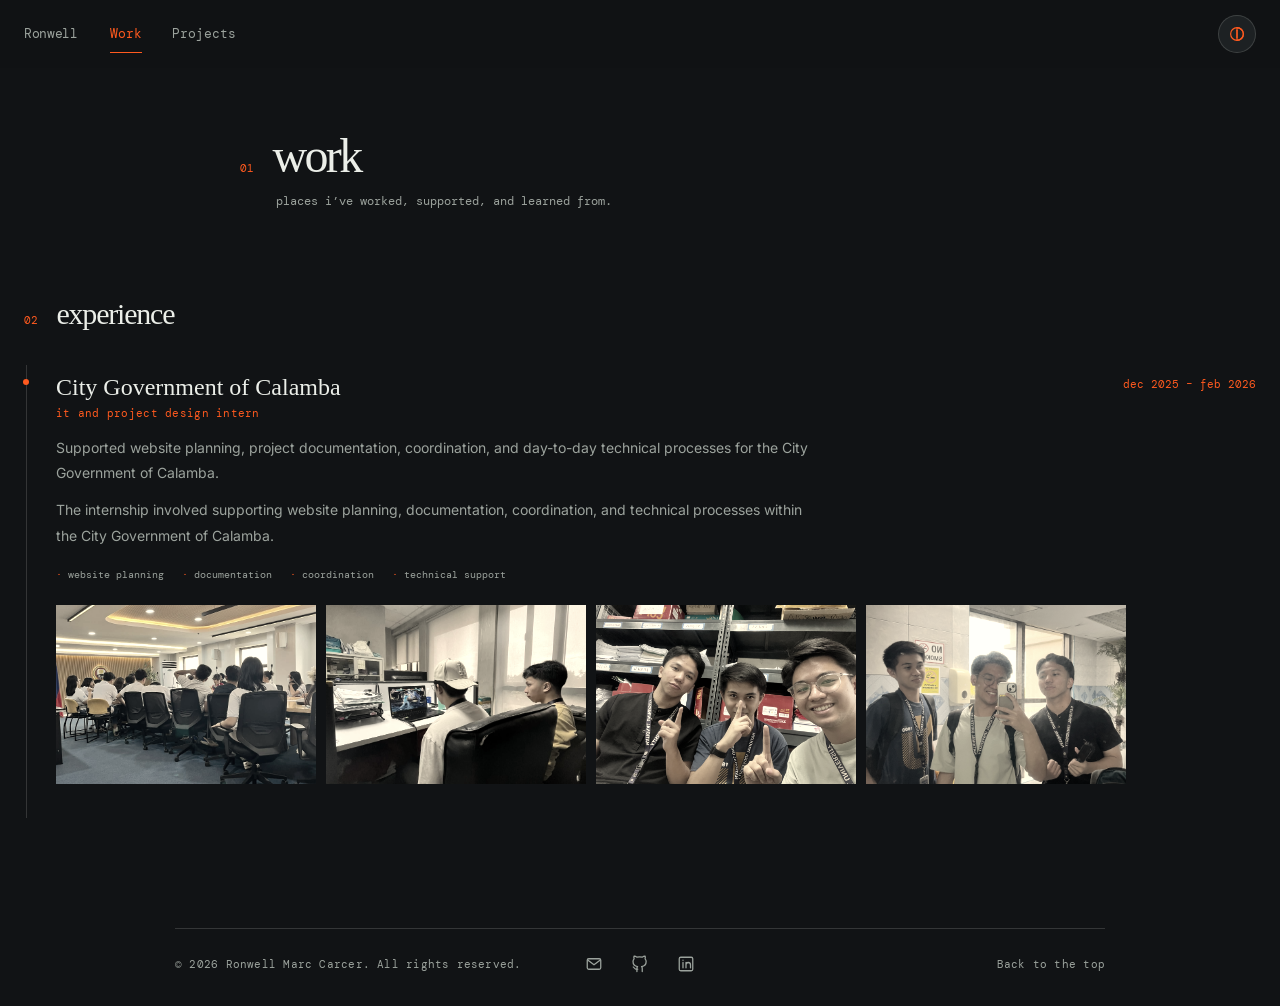
<file: work.html>
<!doctype html>
<html lang="en">
  <head>
    <meta charset="UTF-8" />
    <meta name="viewport" content="width=device-width, initial-scale=1.0" />
    <meta name="theme-color" content="#111315" />
    <meta
      name="description"
      content="Work experience of Ronwell Marc Carcer."
    />
    <title>Work | Ronwell Marc Carcer</title>
    <link rel="stylesheet" href="style.css" />
    <link rel="icon" href="assets/favicons/signal.png" type="image/png" />
  </head>
  <body data-theme="signal">
    <header class="site-header work-site-header">
      <a class="site-name" href="index.html">Ronwell</a>
      <nav class="site-nav" aria-label="Primary navigation">
        <a href="work.html" aria-current="page">Work</a>
        <a href="projects.html">Projects</a>
      </nav>
      <div class="theme-switcher">
        <button
          class="theme-button"
          type="button"
          data-theme-toggle
          aria-label="Switch theme: Signal (next: Grove)"
          title="Theme: Signal"
        >
          <svg
            viewBox="0 0 24 24"
            fill="none"
            stroke="currentColor"
            stroke-width="1.6"
            stroke-linecap="round"
            stroke-linejoin="round"
            aria-hidden="true"
          >
            <circle cx="12" cy="12" r="8.5" />
            <path d="M12 3.5a8.5 8.5 0 0 1 0 17z" />
            <path d="M12 7v10" />
          </svg>
        </button>
      </div>
    </header>

    <main class="page-shell work-page" id="top">
      <header class="work-intro">
        <div class="section-heading">
          <span>01</span>
          <h1 id="work-title">Work</h1>
        </div>
        <p class="work-intro-copy" id="work-intro-copy"></p>
      </header>

      <section class="work-section" aria-labelledby="experience-title">
        <div class="section-heading">
          <span>02</span>
          <h2 id="experience-title">Experience</h2>
        </div>
        <div id="work-experience"></div>
      </section>
    </main>

    <footer class="site-footer">
      <p class="footer-copyright">
        © <span id="year"></span> Ronwell Marc Carcer. All rights reserved.
      </p>
      <nav class="footer-socials" aria-label="Social links">
        <a href="mailto:carcerronwell@gmail.com" aria-label="Email Ronwell">
          <svg viewBox="0 0 24 24" aria-hidden="true">
            <rect x="3" y="5" width="18" height="14" rx="2" />
            <path d="m4 7 8 6 8-6" />
          </svg>
        </a>
        <a
          href="https://github.com/Ronwell-bot"
          target="_blank"
          rel="noreferrer"
          aria-label="Ronwell on GitHub"
        >
          <svg viewBox="0 0 24 24" aria-hidden="true">
            <path
              d="M9 19c-4.3 1.4-4.3-2.5-6-3m12 6v-3.9a3.4 3.4 0 0 0-.9-2.7c3-.3 6.1-1.5 6.1-6.7a5.2 5.2 0 0 0-1.4-3.6 4.8 4.8 0 0 0-.1-3.6s-1.2-.4-3.8 1.4a13.2 13.2 0 0 0-6.9 0C5.4 1.1 4.2 1.5 4.2 1.5a4.8 4.8 0 0 0-.1 3.6 5.2 5.2 0 0 0-1.4 3.6c0 5.2 3.1 6.4 6.1 6.7a3.4 3.4 0 0 0-.9 2.7V22"
            />
          </svg>
        </a>
        <a
          href="https://www.linkedin.com/in/ronwell-carcer-b3aa28269/"
          target="_blank"
          rel="noreferrer"
          aria-label="Ronwell on LinkedIn"
        >
          <svg viewBox="0 0 24 24" aria-hidden="true">
            <rect x="3" y="3" width="18" height="18" rx="2" />
            <path d="M8 10v7m0-10v.01M12 17v-7m0 3a3 3 0 0 1 6 0v4" />
          </svg>
        </a>
      </nav>
      <a class="footer-back-to-top" href="#top">
        Back to the top <span aria-hidden="true"></span>
      </a>
    </footer>
    <script src="index.js" type="module"></script>
  </body>
</html>
</file>
<file: style.css>
@import url("https://fonts.googleapis.com/css2?family=DM+Mono:wght@400;500&family=Inter:wght@400;500;600&display=swap");

@property --background {
  syntax: "<color>";
  inherits: true;
  initial-value: #f5f5f2;
}
@property --surface {
  syntax: "<color>";
  inherits: true;
  initial-value: #ffffff;
}
@property --text {
  syntax: "<color>";
  inherits: true;
  initial-value: #171717;
}
@property --muted {
  syntax: "<color>";
  inherits: true;
  initial-value: #6f6f6a;
}
@property --faint {
  syntax: "<color>";
  inherits: true;
  initial-value: #a8a8a1;
}
@property --line {
  syntax: "<color>";
  inherits: true;
  initial-value: #deded8;
}
@property --accent {
  syntax: "<color>";
  inherits: true;
  initial-value: #3157d5;
}

:root {
  --background: #f5f5f2;
  --surface: #ffffff;
  --text: #171717;
  --muted: #6f6f6a;
  --faint: #a8a8a1;
  --line: #deded8;
  --accent: #3157d5;
  --shell: min(930px, calc(100% - 52px));
  --font-sans: "Inter", "Helvetica Neue", Helvetica, Arial, sans-serif;
  --font-mono: "DM Mono", "SFMono-Regular", Consolas, "Liberation Mono",
    monospace;
}

* {
  box-sizing: border-box;
}
html {
  scroll-behavior: smooth;
}
body {
  margin: 0;
  background: var(--background);
  color: var(--text);
  font-family: var(--font-sans);
  line-height: 1.65;
  transition:
    --background 700ms ease,
    --surface 700ms ease,
    --text 700ms ease,
    --muted 700ms ease,
    --faint 700ms ease,
    --line 700ms ease,
    --accent 700ms ease;
}
body[data-theme="signal"] {
  --background: #111315;
  --surface: #1d2123;
  --text: #ebeee8;
  --muted: #9ca39d;
  --faint: #737b75;
  --line: rgba(232, 235, 229, 0.16);
  --accent: #ff5a1f;
}
body[data-theme="grove"] {
  --background: #f1eee5;
  --surface: #faf8f1;
  --text: #292b24;
  --muted: #737568;
  --faint: #a4a493;
  --line: #d8d6c9;
  --accent: #687b45;
}
@media (prefers-reduced-motion: reduce) {
  body {
    transition: none;
  }
  .typing-cursor {
    animation: none;
  }
}
a {
  color: inherit;
  text-decoration: none;
}
a:hover,
a:focus-visible {
  color: var(--accent);
}
::selection {
  background: var(--text);
  color: var(--background);
}
.site-header {
  position: sticky;
  top: 0;
  z-index: 100;
  width: 100%;
  height: 68px;
  display: flex;
  align-items: center;
  justify-content: flex-start;
  padding: 0 calc((100% - var(--shell)) / 2);
  background: color-mix(in srgb, var(--background) 88%, transparent);
  -webkit-backdrop-filter: blur(10px);
  backdrop-filter: blur(7px);
  font-size: 14px;
}
.site-name {
  color: var(--muted);
  font-family: var(--font-mono);
  font-size: 13px;
  font-weight: 400;
  letter-spacing: -0.025em;
  margin-right: 32px;
}
.site-nav {
  display: flex;
  gap: 30px;
  color: var(--muted);
  font-family: var(--font-mono);
  font-size: 13px;
}
.site-nav a {
  transition: color 160ms ease;
}
.theme-switcher {
  display: flex;
  align-items: center;
  margin-left: auto;
}
.theme-button {
  width: 38px;
  height: 38px;
  display: grid;
  place-items: center;
  border: 1px solid var(--line);
  border-radius: 50%;
  background: var(--surface);
  color: var(--accent);
  cursor: pointer;
  transition:
    transform 160ms ease,
    background 160ms ease,
    color 160ms ease;
}
.theme-button:hover,
.theme-button:focus-visible {
  transform: rotate(20deg);
}
.theme-button:focus-visible {
  outline: 2px solid var(--accent);
  outline-offset: 3px;
}
.theme-button svg {
  width: 18px;
  height: 18px;
}
.page-shell {
  width: var(--shell);
  margin: 0 auto;
}
.intro-section {
  padding: 80px 0 65px;
  max-width: 715px;
}
.small-label,
.section-heading > span,
.project-type,
.project-stack,
.site-footer {
  color: var(--muted);
  font-family: var(--font-mono);
  font-size: 11px;
  letter-spacing: 0.02em;
}
.small-label {
  margin-bottom: 28px;
  font-size: 18px;
}
.typing-cursor {
  animation: typing-cursor-blink 1s steps(2, start) infinite;
}
@keyframes typing-cursor-blink {
  to {
    visibility: hidden;
  }
}
h1,
h2,
h3,
p {
  margin-top: 0;
}
h1 {
  max-width: 700px;
  margin-bottom: 38px;
  font-size: clamp(42px, 7vw, 76px);
  line-height: 1.04;
  letter-spacing: -0.055em;
  font-weight: 500;
}
#contact-title,
#personal-title,
#work-title {
    font-family: var(--font-mono);
    font-size: 21px;
}
.intro-copy {
  max-width: 640px;
  color: var(--muted);
  font-size: 17px;
  line-height: 1.85;
}
.intro-copy p {
  margin-bottom: 22px;
}
.intro-copy a {
  color: var(--text);
  border-bottom: 1px solid var(--text);
  transition:
    color 160ms ease,
    border-color 160ms ease;
}
.intro-copy a:hover,
.intro-copy a:focus-visible {
  color: var(--accent);
  border-color: var(--accent);
}
.social-links {
  display: flex;
  flex-wrap: wrap;
  gap: 23px;
  margin-top: 40px;
  font-family: var(--font-mono);
  font-size: 11px;
}
.social-links span {
  color: var(--muted);
  margin-left: 3px;
}
.contributions-section {
  padding-bottom: 56px;
  padding-left: 80px;
}
.contributions-heading {
  display: flex;
  align-items: baseline;
  justify-content: space-between;
  gap: 20px;
  margin-bottom: 22px;
}
.contributions-heading h2 {
  margin: 0;
  font-family: Georgia, "Times New Roman", serif;
  font-size: 30px;
  font-weight: 400;
  letter-spacing: -0.04em;
}
.contributions-heading p,
.contributions-link {
  margin: 0;
  color: var(--muted);
  font-family: var(--font-mono);
  font-size: 11px;
}
.contribution-scroll {
  overflow-x: auto;
  padding-bottom: 6px;
  scrollbar-color: var(--faint) transparent;
}
.contribution-calendar {
  display: flex;
  gap: 10px;
  width: max-content;
}
.contribution-weekday-labels {
  display: grid;
  grid-template-rows: repeat(7, 12px);
  gap: 4px;
  padding-top: 17px;
  color: var(--muted);
  font-family: var(--font-mono);
  font-size: 9px;
  line-height: 12px;
}
.contribution-weekday-labels span {
  height: 12px;
}
.contribution-calendar-main {
  min-width: 0;
}
.contribution-months,
.contribution-grid {
  display: grid;
  grid-template-columns: repeat(var(--week-count), 12px);
  column-gap: 4px;
}
.contribution-months {
  height: 17px;
  color: var(--muted);
  font-family: var(--font-mono);
  font-size: 9px;
  line-height: 12px;
}
.contribution-months span {
  white-space: nowrap;
}
.contribution-grid {
  grid-template-rows: repeat(7, 12px);
  row-gap: 4px;
}
.contribution-day {
  width: 12px;
  height: 12px;
  border: 1px solid var(--line);
  border-radius: 2px;
  background: var(--surface);
}
.contribution-day[data-level="1"] {
  background: color-mix(in srgb, var(--accent) 22%, var(--surface));
}
.contribution-day[data-level="2"] {
  background: color-mix(in srgb, var(--accent) 42%, var(--surface));
}
.contribution-day[data-level="3"] {
  background: color-mix(in srgb, var(--accent) 66%, var(--surface));
}
.contribution-day[data-level="4"] {
  background: var(--accent);
}
.contributions-link {
  margin-top: 14px;
}
.contributions-link a {
  color: var(--accent);
  transition: color 160ms ease;
}
.contributions-link a:hover,
.contributions-link a:focus-visible {
  color: var(--text);
}
.contribution-error {
  color: var(--muted);
  font-family: var(--font-mono);
  font-size: 11px;
}
.content-section {
  padding: 80px 0;
}
.now-section {
  padding: 80px 0;
}
.now-inner {
  width: 100%;
}
.now-heading {
  display: flex;
  align-items: baseline;
  justify-content: space-between;
  gap: 20px;
  margin-bottom: 40px;
}
.now-title {
  display: flex;
  align-items: baseline;
  gap: 18px;
}
.now-title > span {
  color: var(--accent);
  font-family: var(--font-mono);
  font-size: 11px;
  letter-spacing: 0.02em;
}
.now-title h2 {
  margin: 0;
  color: var(--text);
  font-size: 28px;
  font-weight: 500;
  letter-spacing: -0.045em;
}
.now-meta {
  display: flex;
  gap: 5px;
  margin: 0;
  color: var(--muted);
  font-family: var(--font-mono);
  font-size: 10px;
  letter-spacing: 0.02em;
  text-transform: lowercase;
}
.now-meta time {
  color: var(--text);
}
.now-list {
  display: grid;
  grid-template-columns: repeat(2, minmax(0, 1fr));
  column-gap: 56px;
}
.now-item {
  display: flex;
  flex-direction: column;
  align-items: flex-start;
  gap: 6px;
  min-width: 0;
  padding: 14px 0 17px;
  border-bottom: 1px dashed var(--line);
}
.now-key {
  color: var(--muted);
  font-family: var(--font-mono);
  font-size: 10px;
  letter-spacing: 0.01em;
  text-transform: lowercase;
}
.now-item-meta {
  display: flex;
  align-items: baseline;
  justify-content: space-between;
  gap: 16px;
  width: 100%;
}
.now-item-meta > a {
  color: var(--accent);
  font-family: var(--font-mono);
  font-size: 10px;
  letter-spacing: 0.02em;
  text-decoration: none;
  transition: color 160ms ease;
}
.now-item-meta > a:hover,
.now-item-meta > a:focus-visible {
  color: var(--text);
}
.now-item-meta > a:focus-visible {
  outline: 2px solid var(--accent);
  outline-offset: 3px;
}
.now-value {
  color: var(--text);
  font-size: 17px;
  font-weight: 500;
  letter-spacing: -0.025em;
  line-height: 1.45;
}
.now-value a {
  color: inherit;
  border: 0;
  transition: color 160ms ease;
}
.now-value a:hover,
.now-value a:focus-visible {
  color: var(--accent);
}
.watch-history-trigger {
  padding: 0;
  border: 0;
  background: none;
  color: var(--accent);
  font: 10px var(--font-mono);
  letter-spacing: 0.02em;
  text-transform: lowercase;
  cursor: pointer;
  transition: color 160ms ease;
}
.watch-history-trigger:hover,
.watch-history-trigger:focus-visible {
  color: var(--text);
}
.watch-history-trigger:focus-visible {
  outline: 2px solid var(--accent);
  outline-offset: 3px;
}
.watch-history-meta {
  display: flex;
  align-items: baseline;
  justify-content: space-between;
  gap: 16px;
  width: 100%;
}
.watch-history-dialog {
  width: min(660px, calc(100% - 32px));
  max-height: min(720px, calc(100% - 24px));
  overflow-y: auto;
  margin: auto;
  padding: 0;
  border: 1px solid var(--line);
  background: var(--surface);
  color: var(--text);
  box-shadow: 0 24px 80px rgba(23, 23, 23, 0.16);
}
.watch-history-dialog::backdrop {
  background: rgba(23, 23, 23, 0.42);
}
.watch-modal-panel {
  padding: clamp(20px, 4vw, 36px);
}
.watch-modal-header {
  display: flex;
  align-items: flex-start;
  justify-content: space-between;
  gap: 32px;
  padding-bottom: 20px;
  border-bottom: 1px solid var(--line);
}
.watch-modal-heading {
  min-width: 0;
}
.modal-eyebrow {
  margin: 0 0 12px;
  color: var(--muted);
  font-family: var(--font-mono);
  font-size: 10px;
  letter-spacing: 0.04em;
  text-transform: uppercase;
}
.modal-title-row {
  display: flex;
  align-items: baseline;
  flex-wrap: wrap;
  gap: 10px 18px;
}
.modal-title-row h2 {
  margin: 0;
  font-size: clamp(30px, 5vw, 38px);
  font-weight: 500;
  letter-spacing: -0.045em;
}
.watch-count {
  padding-left: 12px;
  border-left: 1px solid var(--line);
  color: var(--accent);
  font-family: var(--font-mono);
  font-size: 10px;
  letter-spacing: 0.02em;
  white-space: nowrap;
}
.modal-description {
  max-width: 420px;
  margin: 12px 0 0;
  color: var(--muted);
  font-size: 13px;
  line-height: 1.65;
}
.modal-close {
  display: grid;
  width: 34px;
  height: 34px;
  flex: 0 0 auto;
  place-items: center;
  padding: 0;
  border: 1px solid var(--line);
  background: transparent;
  color: var(--muted);
  font: inherit;
  font-size: 22px;
  line-height: 1;
  cursor: pointer;
}
.modal-close:hover,
.modal-close:focus-visible {
  border-color: var(--accent);
  color: var(--accent);
}
.watch-history-list {
  margin: 0;
  padding: 0;
  list-style: none;
}
.watch-history-item {
  display: grid;
  grid-template-columns: 30px minmax(0, 1fr) auto;
  align-items: baseline;
  gap: 14px;
  padding: 12px 10px;
  border-bottom: 1px dashed var(--line);
  transition: background-color 160ms ease;
}
.watch-history-item:hover {
  background: color-mix(in srgb, var(--accent) 5%, transparent);
}
.watch-history-item:first-child .watch-history-index {
  color: var(--accent);
}
.watch-history-item:first-child .watch-history-name {
  color: var(--text);
  font-size: 17px;
  font-weight: 500;
}
.watch-history-index,
.watch-history-year {
  color: var(--muted);
  font-family: var(--font-mono);
  font-size: 10px;
}
.watch-history-year,
.watch-modal-footer time {
  color: var(--accent);
}
.watch-history-name {
  color: var(--muted);
  font-size: 15px;
  line-height: 1.5;
  overflow-wrap: anywhere;
}
.watch-modal-footer {
  display: flex;
  justify-content: flex-end;
  margin-top: 14px;
  padding-top: 10px;
  border-top: 1px solid var(--line);
  color: var(--muted);
  font-family: var(--font-mono);
  font-size: 9px;
  letter-spacing: 0.04em;
  text-transform: lowercase;
}
@media (max-width: 460px) {
  .watch-history-dialog {
    width: calc(100% - 24px);
  }
  .watch-modal-panel {
    padding: 24px 18px;
  }
  .watch-modal-header {
    gap: 16px;
  }
  .watch-history-item {
    grid-template-columns: 24px minmax(0, 1fr) auto;
    gap: 8px;
  }
}
.section-heading {
  display: flex;
  align-items: baseline;
  gap: 18px;
  margin-bottom: 46px;
}
.personal-social {
  margin: 0 0 0 auto;
  color: var(--muted);
  font-family: var(--font-mono);
  font-size: 11px;
}
.personal-social span {
  color: var(--accent);
}
.section-heading > span {
  color: var(--accent);
}
.section-heading h1,
.section-heading h2 {
  margin: 0;
  font-size: 28px;
  font-weight: 500;
  letter-spacing: -0.045em;
}
.now-lead {
  max-width: 600px;
  margin-bottom: 24px;
  font-size: 21px;
  line-height: 1.48;
  letter-spacing: -0.03em;
}
.body-copy {
  max-width: 600px;
  color: var(--muted);
  font-size: 15px;
  line-height: 1.8;
}
.project-list {
  border-top: 1px solid var(--line);
}
.project-row {
  display: grid;
  grid-template-columns: 55px minmax(0, 1fr) 225px;
  gap: 25px;
  padding: 25px 0 29px;
  border-bottom: 1px solid var(--line);
  transition:
    padding 180ms ease,
    background 180ms ease;
}
.project-row:hover {
  padding-left: 12px;
  padding-right: 12px;
  background: var(--surface);
}
.project-index {
  color: var(--accent);
  font-family: var(--font-mono);
  font-size: 11px;
  padding-top: 4px;
}
.project-type {
  margin-bottom: 10px;
}
.project-main h3 {
  margin-bottom: 10px;
  font-size: 23px;
  font-weight: 500;
  letter-spacing: -0.04em;
}
.project-description {
  max-width: 470px;
  color: var(--muted);
  font-size: 14px;
  line-height: 1.7;
  margin: 0;
}
.project-stack {
  padding-top: 4px;
  line-height: 1.7;
  text-align: right;
}
.work-page {
  width: min(1232px, calc(100% - 48px));
  padding-top: clamp(48px, 5vw, 64px);
  padding-bottom: 110px;
}
.work-site-header {
  padding-right: max(18px, calc((100% - 1232px) / 2));
  padding-left: max(18px, calc((100% - 1232px) / 2));
}
.work-site-header .site-nav a[aria-current="page"] {
  position: relative;
  color: var(--accent);
}
.work-site-header .site-nav a[aria-current="page"]::after {
  position: absolute;
  right: 0;
  bottom: -8px;
  left: 0;
  height: 1px;
  background: var(--accent);
  content: "";
}
.work-intro {
  width: min(800px, 100%);
  margin: 0 auto clamp(64px, 6vw, 80px);
}
.work-intro .section-heading {
  align-items: baseline;
  margin-bottom: 12px;
}
.work-intro #work-title {
  margin: 0;
  font-family: Georgia, "Times New Roman", serif;
  font-size: clamp(38px, 5vw, 48px);
  font-weight: 400;
  line-height: 1;
  letter-spacing: -0.055em;
  text-transform: lowercase;
}
.work-intro-copy {
  max-width: 540px;
  margin: 0 0 0 36px;
  color: var(--muted);
  font-family: var(--font-mono);
  font-size: 12px;
  line-height: 1.65;
  text-transform: lowercase;
}
.work-section .section-heading {
  align-items: baseline;
  margin-bottom: 18px;
}
.work-section .section-heading > span {
  font-family: var(--font-mono);
  font-size: 11px;
}
.work-section .section-heading h2 {
  font-family: Georgia, "Times New Roman", serif;
  font-size: clamp(25px, 3vw, 30px);
  font-weight: 400;
  letter-spacing: -0.04em;
  text-transform: lowercase;
}
.work-entry {
  position: relative;
  display: grid;
  grid-template-columns: 32px minmax(0, 1fr) 180px;
  gap: 0;
  padding: 15px 0 34px;
}
.work-entry::before {
  position: absolute;
  top: 9px;
  bottom: 0;
  left: 2px;
  width: 1px;
  background: var(--line);
  content: "";
}
.work-entry-index {
  position: relative;
  min-height: 20px;
}
.work-entry-index::before {
  position: absolute;
  top: 8px;
  left: -1px;
  width: 6px;
  height: 6px;
  border-radius: 50%;
  background: var(--accent);
  content: "";
}
.work-entry-main {
  min-width: 0;
}
.work-entry-organization {
  margin: 0 0 2px;
  color: var(--text);
  font-family: Georgia, "Times New Roman", serif;
  font-size: clamp(20px, 2.4vw, 24px);
  line-height: 1.35;
}
.work-entry-role {
  margin: 0 0 12px;
  color: var(--accent);
  font-family: var(--font-mono);
  font-size: 11px;
  font-weight: 400;
  letter-spacing: 0.025em;
  line-height: 1.6;
  text-transform: lowercase;
}
.work-entry-description,
.work-entry-extended {
  max-width: 760px;
  color: var(--muted);
  font-size: 14px;
  line-height: 1.8;
}
.work-entry-description,
.work-entry-extended {
  margin: 0 0 12px;
}
.work-entry-extended {
  margin-bottom: 0;
}
.work-entry-dates {
  margin: 4px 0 0 20px;
  color: var(--accent);
  font-family: var(--font-mono);
  font-size: 11px;
  line-height: 1.7;
  text-align: right;
  text-transform: lowercase;
}
.work-entry-tags {
  display: flex;
  flex-wrap: wrap;
  gap: 8px 18px;
  margin-top: 18px;
  color: var(--muted);
  font-family: var(--font-mono);
  font-size: 10px;
  line-height: 1.7;
}
.work-entry-tags span::before {
  content: "\00b7";
  margin-right: 6px;
  color: var(--accent);
}
.work-gallery {
  display: flex;
  grid-column: 2 / -1;
  gap: 10px;
  min-width: 0;
  width: 100%;
  max-width: 1070px;
  margin-top: 22px;
  overflow-x: auto;
  overscroll-behavior-inline: contain;
  scroll-snap-type: x proximity;
  scrollbar-width: none;
}
.work-gallery::-webkit-scrollbar {
  display: none;
}
.work-image {
  flex: 0 0 260px;
  min-width: 0;
  margin: 0;
  scroll-snap-align: start;
}
.work-image-portrait {
  flex-basis: 135px;
}
.work-image img {
  display: block;
  width: 100%;
  aspect-ratio: 1.45;
  object-fit: cover;
  filter: grayscale(0.25) sepia(0.35) saturate(0.82);
}
.work-image-portrait img {
  aspect-ratio: 3 / 4;
}
.work-image figcaption {
  margin-top: 8px;
  color: var(--muted);
  font-family: var(--font-mono);
  font-size: 9px;
  letter-spacing: 0.02em;
}
.personal-intro {
  max-width: 620px;
  margin-bottom: 28px;
}
.personal-gallery {
  display: grid;
  grid-template-columns: repeat(3, minmax(0, 1fr));
  gap: 8px;
  width: 100%;
}
.personal-photo {
  margin: 0;
}
.personal-photo-button {
  width: 100%;
  aspect-ratio: 1 / 1;
  display: block;
  padding: 0;
  border: 1px solid var(--line);
  border-radius: 2px;
  overflow: hidden;
  background: var(--surface);
  cursor: pointer;
  transition:
    transform 180ms ease,
    border-color 180ms ease,
    box-shadow 180ms ease;
}
.personal-photo-button:hover,
.personal-photo-button:focus-visible {
  transform: translateY(-1px);
  border-color: rgba(49, 87, 213, 0.45);
  box-shadow: 0 10px 24px rgba(23, 23, 23, 0.08);
}
.personal-photo-button:focus-visible {
  outline: 2px solid var(--accent);
  outline-offset: 2px;
}
.personal-photo-button img {
  display: block;
  width: 100%;
  height: 100%;
  object-fit: cover;
  filter: grayscale(0.2) sepia(0.35) contrast(0.96) brightness(0.88);
  transition:
    transform 220ms ease,
    filter 220ms ease,
    brightness 220ms ease;
}
.personal-photo-button:hover img,
.personal-photo-button:focus-visible img {
  transform: scale(1.03);
  filter: grayscale(0.15) sepia(0.28) contrast(1) brightness(0.84);
}
.lightbox {
  position: fixed;
  inset: 0;
  z-index: 1000;
  display: flex;
  align-items: center;
  justify-content: center;
  padding: 24px;
  background: rgba(15, 14, 12, 0.78);
  opacity: 0;
  visibility: hidden;
  transition: opacity 180ms ease, visibility 180ms ease;
}
.lightbox.visible {
  opacity: 1;
  visibility: visible;
}
.lightbox-inner {
  position: relative;
  display: flex;
  align-items: center;
  justify-content: center;
  max-width: min(92vw, 980px);
}
.lightbox-figure {
  margin: 0;
  display: flex;
  flex-direction: column;
  gap: 12px;
}
.lightbox-figure img {
  display: block;
  max-width: min(82vw, 860px);
  max-height: 80vh;
  object-fit: contain;
  border-radius: 10px;
  background: rgba(255, 255, 255, 0.04);
  box-shadow: 0 24px 80px rgba(0, 0, 0, 0.22);
}
.lightbox-button,
.lightbox-close {
  position: absolute;
  display: grid;
  place-items: center;
  width: 42px;
  height: 42px;
  border: 1px solid rgba(255, 255, 255, 0.2);
  border-radius: 50%;
  background: rgba(15, 15, 15, 0.42);
  color: #fff;
  font-size: 20px;
  line-height: 1;
  cursor: pointer;
}
.lightbox-button {
  top: 50%;
  transform: translateY(-50%);
}
.lightbox-prev {
  left: -54px;
}
.lightbox-next {
  right: -54px;
}
.lightbox-close {
  top: -16px;
  right: -16px;
}
.lightbox-button:hover,
.lightbox-close:hover,
.lightbox-button:focus-visible,
.lightbox-close:focus-visible {
  background: rgba(255, 255, 255, 0.12);
  outline: none;
}
body.lightbox-open {
  overflow: hidden;
}
.contact-section {
  padding-bottom: 120px;
}
.contact-lead {
  max-width: 520px;
}
.contact-list {
  max-width: 740px;
  margin-top: 42px;
  border-top: 1px solid var(--line);
}
.contact-row {
  display: grid;
  grid-template-columns: 110px 1fr 20px;
  gap: 20px;
  padding: 16px 0;
  border-bottom: 1px solid var(--line);
  font-family: var(--font-mono);
  font-size: 11px;
}
.contact-row span:first-child {
  color: var(--muted);
}
.contact-row strong {
  font-weight: 400;
}
.contact-row span:last-child {
  color: var(--accent);
  text-align: right;
}
.site-footer {
  width: var(--shell);
  margin: 0 auto;
  padding: 25px 0 32px;
  display: grid;
  grid-template-columns: 1fr auto 1fr;
  align-items: center;
  gap: 20px;
  border-top: 1px solid var(--line);
}
.footer-copyright {
  margin: 0;
  color: var(--muted);
}
.footer-socials {
  display: flex;
  align-items: center;
  justify-content: center;
  gap: 26px;
}
.footer-socials a {
  display: grid;
  width: 20px;
  height: 20px;
  place-items: center;
  color: var(--muted);
  transition: color 160ms ease;
}
.footer-socials a:hover,
.footer-socials a:focus-visible {
  color: var(--accent);
}
.footer-socials svg {
  width: 18px;
  height: 18px;
  fill: none;
  stroke: currentColor;
  stroke-linecap: round;
  stroke-linejoin: round;
  stroke-width: 1.7;
}
.footer-back-to-top {
  justify-self: end;
  color: var(--muted);
  font-family: var(--font-mono);
  font-size: 11px;
  transition: color 160ms ease;
}
.footer-back-to-top:hover,
.footer-back-to-top:focus-visible {
  color: var(--accent);
}
@media (max-width: 700px) {
  :root {
    --shell: min(100% - 36px, 560px);
  }
  .site-header {
    height: 64px;
    padding: 0 18px;
  }
  .site-nav {
    gap: 16px;
    font-size: 11px;
  }
  .site-name {
    margin-right: 18px;
    font-size: 11px;
  }
  .contributions-section {
    padding-bottom: 42px;
  }
  .contributions-heading h2 {
    font-size: 27px;
  }
  .personal-social {
    font-size: 10px;
  }
  .intro-section {
    padding: 70px 0 10px 20px;
  }
  .intro-copy {
    font-size: 16px;
    line-height: 1.75;
  }
  .content-section {
    padding: 62px 0;
  }
  .now-section {
    padding: 38px 0 32px;
  }
  .now-heading {
    margin-bottom: 18px;
  }
  .now-list {
    grid-template-columns: 1fr;
  }
  .now-value {
    font-size: 19px;
  }
  .project-row {
    grid-template-columns: 34px minmax(0, 1fr);
    gap: 15px;
  }
  .work-intro-copy {
    margin-left: 32px;
  }
  .work-entry {
    grid-template-columns: 26px minmax(0, 1fr);
    gap: 12px 0;
    padding: 22px 0 28px;
  }
  .work-entry-index {
    grid-column: 1;
    grid-row: 1;
  }
  .work-entry-dates {
    grid-column: 2;
    grid-row: 1;
    margin: 0;
    text-align: left;
  }
  .work-entry-main {
    grid-column: 2;
    grid-row: 2;
  }
  .work-gallery {
    grid-column: 2;
    gap: 8px;
  }
  .work-image {
    flex-basis: clamp(180px, 38vw, 260px);
  }
  .work-image-portrait {
    flex-basis: clamp(90px, 19vw, 130px);
  }
  .project-stack {
    grid-column: 2;
    padding: 0;
    text-align: left;
  }
  .project-row:hover {
    padding-left: 0;
    padding-right: 0;
    background: transparent;
  }
  .personal-gallery {
    grid-template-columns: repeat(2, minmax(0, 1fr));
  }
  .site-footer {
    grid-template-columns: 1fr;
    justify-items: center;
    gap: 18px;
    text-align: center;
  }
  .footer-back-to-top {
    justify-self: center;
  }
}
@media (max-width: 560px) {
  .personal-gallery {
    grid-template-columns: 1fr;
  }
  .lightbox-button,
  .lightbox-close {
    width: 36px;
    height: 36px;
  }
  .lightbox-prev {
    left: -12px;
  }
  .lightbox-next {
    right: -12px;
  }
  .lightbox-close {
    top: -12px;
    right: -12px;
  }
}
@media (prefers-reduced-motion: reduce) {
  html {
    scroll-behavior: auto;
  }
}
</file>
